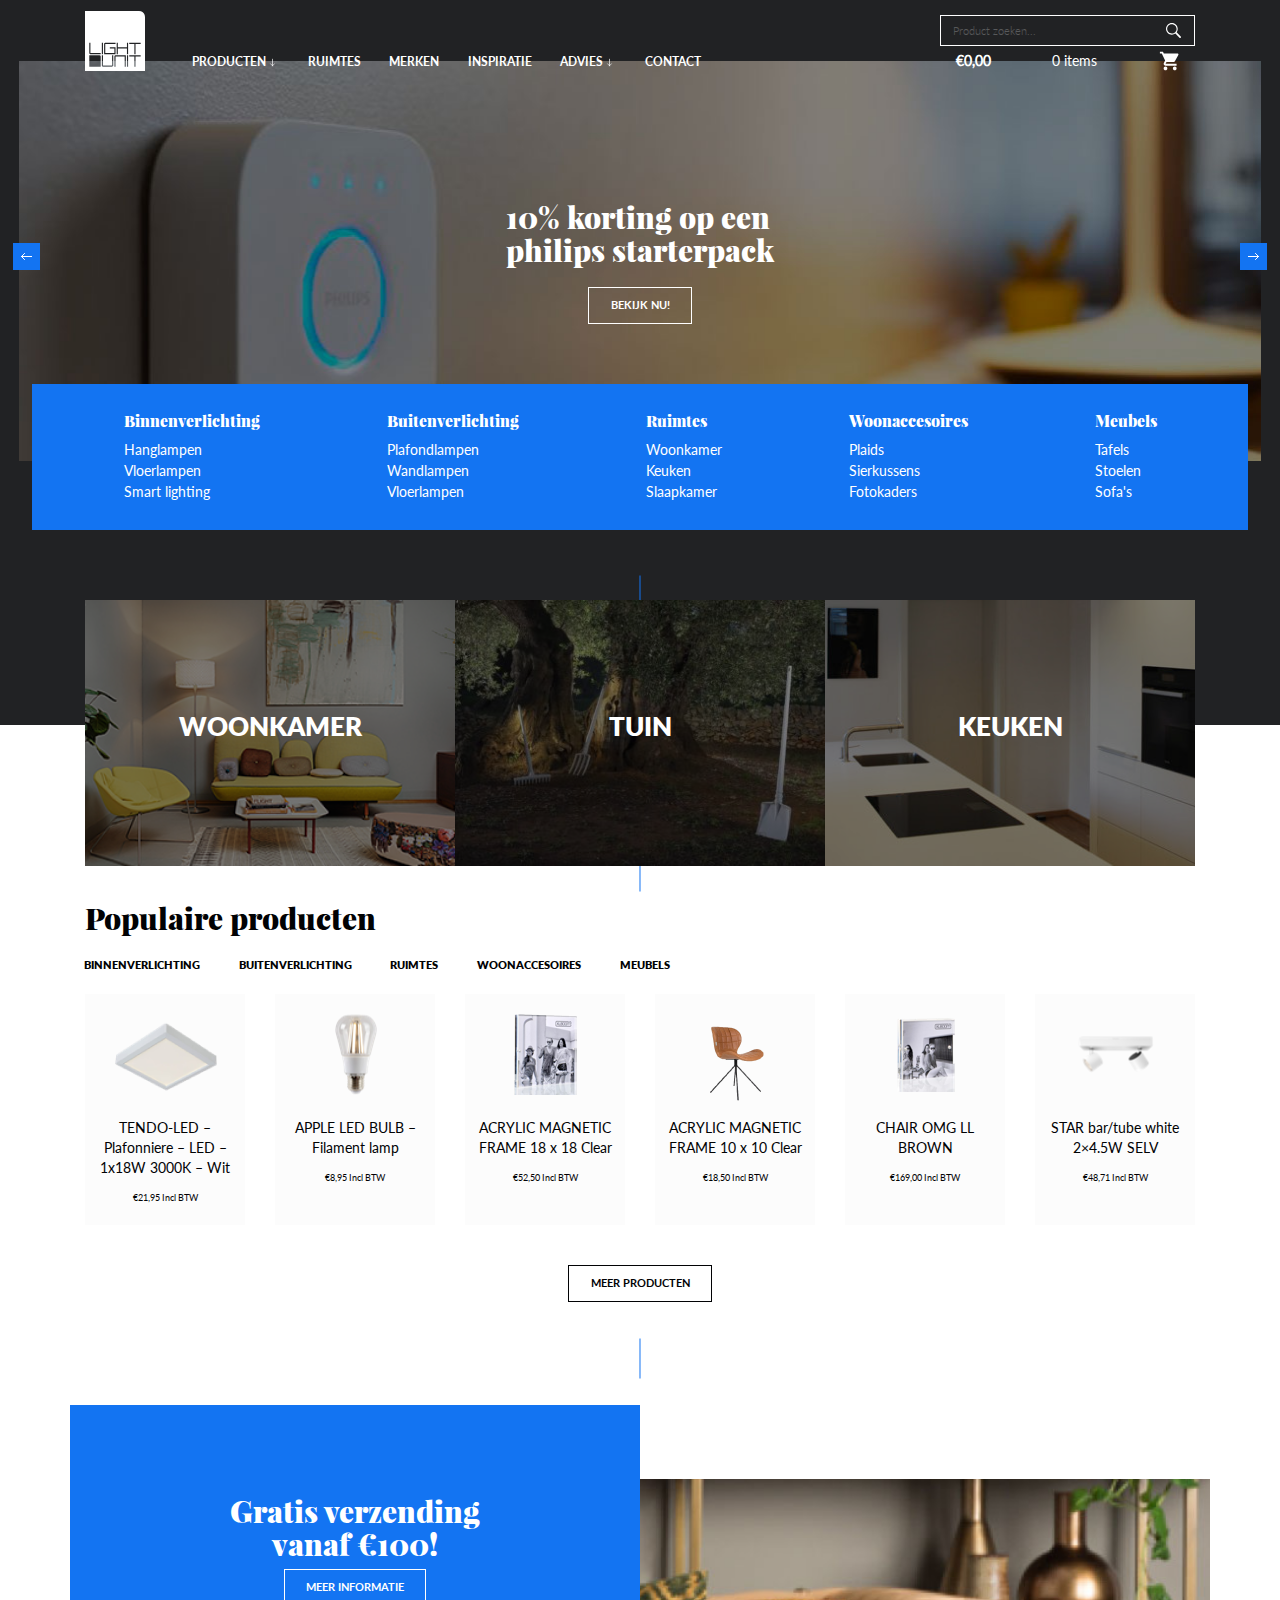
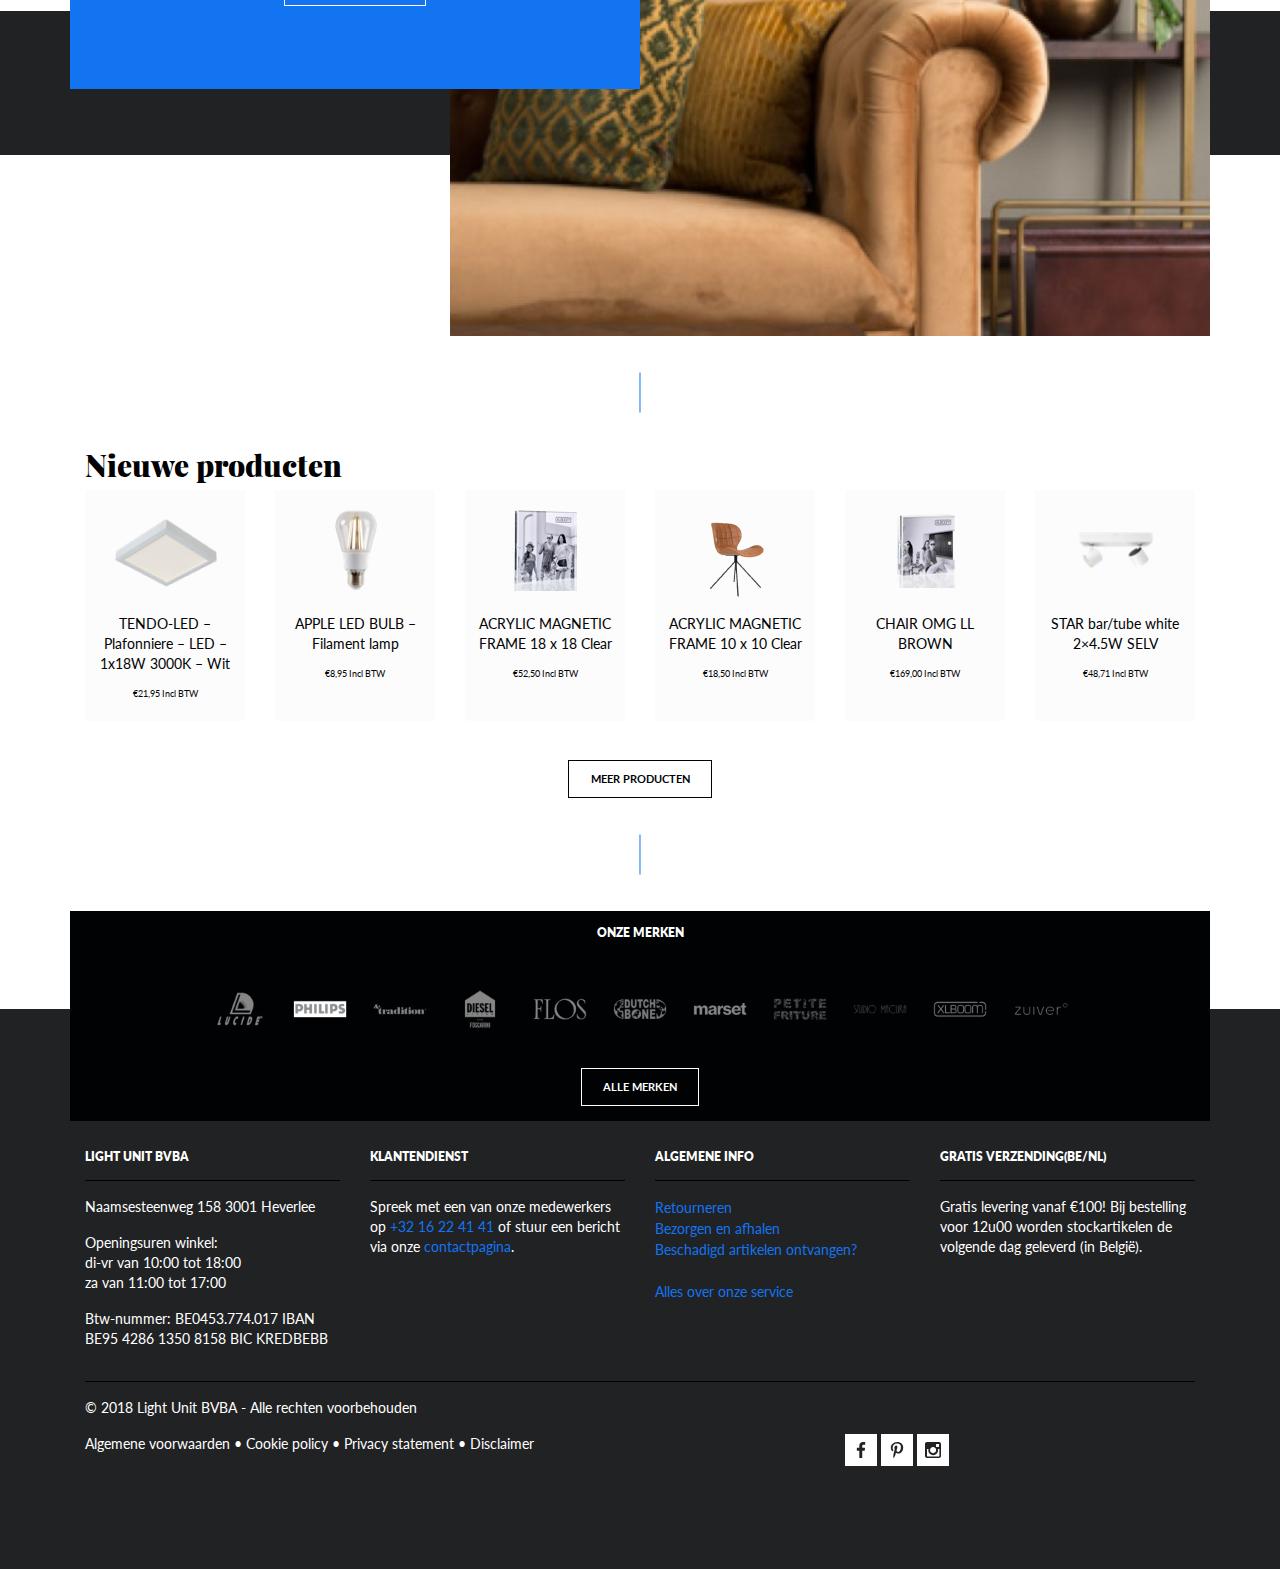
<file: index.html>
<!doctype html>
<html lang="en">
    <head>
    <meta charset="utf-8">
    <meta name="viewport" content="width=device-width, initial-scale=1, shrink-to-fit=no">
    <link rel="stylesheet" href="https://maxcdn.bootstrapcdn.com/bootstrap/4.0.0/css/bootstrap.min.css" integrity="sha384-Gn5384xqQ1aoWXA+058RXPxPg6fy4IWvTNh0E263XmFcJlSAwiGgFAW/dAiS6JXm" crossorigin="anonymous">
    <link rel="stylesheet" href="css/styles.css">
    <title>Lightunit e-shop</title>
    </head>
    <body>
        <div class="container-fluid">
            <div class="mw-100" id="l-nav-background"></div>
                <nav class="l-nav-home container">
                    <div class="row align-items-end justify-content-between">
                        <div class="col-1">
                            <a href="index.html" id="m-logo">logo</a>
                        </div>
                        <a class="m-menu offset-9 col-2 d-block d-md-none" href="#"><img src="images/menu.svg" alt="menu"></a>
                        <div class="col-lg-8 col-md-6 d-none d-md-block">
                            <a class="m-nav-items" href="product_overzicht.html">Producten<img class="m-arrow-down" src="images/arrow-white.svg" alt="arrow"></a>
                            <a class="m-nav-items" href="ruimtes.html">Ruimtes</a>
                            <a class="m-nav-items" href="merken.html">Merken</a>
                            <a class="m-nav-items" href="inspiratie.html">Inspiratie</a>
                            <a class="m-nav-items" href="lichtstudie.html">Advies<img class="m-arrow-down" src="images/arrow-white.svg" alt="arrow"></a>
                            <a class="m-nav-items" href="contact.html">Contact</a>
                        </div>
                        <div class="col-3 d-none d-md-block">
                            <form class="form-inline" action="">
                                <div class="input-group col-12">
                                    <input type="text" placeholder="Product zoeken..." name="search" class="search-bar form-control">
                                    <button class="search-button"><img class="search-icon input-group-text" src="images/search-icon.svg" alt="search-icon"></button>   
                                </div>
                            </form>
                            <div class="d-none d-md-block">
                                <div class="row justify-content-around align-items-end l-cart-dark">
                                    <a href="cart.html">€0,00</a>
                                    <a href="cart.html" class="m-small-nav">0 items</a>
                                    <a href="cart.html" id="m-shopping-cart"></a>  
                                </div>
                            </div>
                        </div>
                    </div>
                </nav> 
          
                <div id="l-hero" class="container-fluid">
                    <div class="row align-items-center justify-content-around">
                        <div class="row col-lg-12 l-hero-content">
                            <a class="m-arrow-blue1" href="#"><img src="images/arrow-blue.svg" alt="arrow"></a>
                            <h2 class="mx-auto">10% korting op een<br>philips starterpack</h2>     
                            <a class="m-arrow-blue2" href="#"><img src="images/arrow-blue-right.svg" alt="arrow"></a>
                            <div class="w-100"></div>
                            <a href="#" class="cta-white mx-auto">Bekijk nu!</a>
                        </div>  
                    </div>
                </div>
        
                <div id="l-categories" class="row justify-content-around">
                    <h6 class="d-block d-md-none">Categorieën<img class="m-arrow-down" src="images/arrow-white.svg" alt="arrow"></h6>
                    <div class="col2 cat d-none d-md-block">
                        <h4 class="row">Binnenverlichting</h4>
                        <a href="product_overzicht.html" class="row">Hanglampen</a>
                        <a href="product_overzicht.html" class="row">Vloerlampen</a>
                        <a href="product_overzicht.html" class="row">Smart lighting</a>
                    </div>
                    <div class="col2 cat d-none d-md-block">
                        <h4 class="row">Buitenverlichting</h4>
                        <a href="product_overzicht.html" class="row">Plafondlampen</a>
                        <a href="product_overzicht.html" class="row">Wandlampen</a>
                        <a href="product_overzicht.html" class="row">Vloerlampen</a>
                    </div>
                    <div class="col2 cat d-none d-md-block">
                        <h4 class="row">Ruimtes</h4>
                        <a href="product_overzicht.html" class="row">Woonkamer</a>
                        <a href="product_overzicht.html" class="row">Keuken</a>
                        <a href="product_overzicht.html" class="row">Slaapkamer</a>
                    </div> 
                    <div class="col2 cat d-none d-md-block">
                        <h4 class="row">Woonaccesoires</h4>
                        <a href="product_overzicht.html" class="row">Plaids</a>
                        <a href="product_overzicht.html" class="row">Sierkussens</a>
                        <a href="product_overzicht.html" class="row">Fotokaders</a>
                    </div>
                    <div class="col2 cat d-none d-md-block">
                        <h4 class="row">Meubels</h4>
                        <a href="product_overzicht.html" class="row">Tafels</a>
                        <a href="product_overzicht.html" class="row">Stoelen</a>
                        <a href="product_overzicht.html" class="row">Sofa's</a>
                    </div>
                </div>
          
                <div class="container l-highlighted">
                    <div class="row no-gutters justify-content-center">
                        <a class="m-overlay m-ruimtes-item m-highlight1 col-lg-4 col-md-6" href="product_overzicht.html">
                            <h5>Woonkamer</h5>
                        </a>
                        <a class="m-overlay m-ruimtes-item m-highlight2 col-lg-4 col-md-6" href="product_overzicht.html">
                            <h5>Tuin</h5>
                        </a>
                        <a class="m-overlay m-ruimtes-item m-highlight3 col-lg-4 col-md-6" href="product_overzicht.html">
                            <h5>Keuken</h5>
                        </a>
                    </div>    
                </div>
         
                <hr class="l-long-line"> 
          
                <div class="l-highlight-products-home container">
                    <h2>Populaire producten</h2>
                    <div class="row l-tabs justify-content-left">
                        <div class="m-tab-item d-none d-md-block">
                            <h6><a href="product_overzicht.html">Binnenverlichting</a></h6>  
                        </div>
                        <div class="m-tab-item d-none d-md-block">
                            <h6><a href="product_overzicht.html">Buitenverlichting</a></h6>
                        </div>
                        <div class="m-tab-item d-none d-md-block">
                           <h6><a href="product_overzicht.html">Ruimtes</a></h6>
                        </div>
                        <div class="m-tab-item d-none d-md-block">
                           <h6><a href="product_overzicht.html">Woonaccesoires</a></h6>
                        </div>
                        <div class="m-tab-item d-none d-md-block">
                            <h6><a href="product_overzicht.html">Meubels</a></h6>
                        </div>
                    </div>
                    <div class="l-products row">
                        <div class="col-lg col-md-4 col-sm-6 col-6 m-product-item">
                            <div class="m-bg-item">
                                <a href="product_detail.html">
                                    <img class="mx-auto" src="images/product1-resize.png" alt="product1">
                                    <p>TENDO-LED – Plafonniere – LED – 1x18W 3000K – Wit</p>
                                    <p class="m-small">€21,95 Incl BTW</p>
                                </a>
                            </div>
                        </div>
                        <div class="col-lg col-md-4 col-sm-6 col-6 m-product-item">
                            <div class="m-bg-item">
                                <a href="product_detail.html">
                                    <img class="mx-auto" src="images/product2-resize.png" alt="product2">
                                    <p>APPLE LED BULB – Filament lamp</p>
                                    <p class="m-small">€8,95 Incl BTW</p>
                                </a>
                            </div>
                        </div>
                        <div class="col-lg col-md-4 col-sm-6 col-6 m-product-item">
                            <div class="m-bg-item">
                                <a href="product_detail.html">
                                    <img class="mx-auto" src="images/product3-resize.png" alt="product3">
                                    <p>ACRYLIC MAGNETIC FRAME 18 x 18 Clear</p>
                                    <p class="m-small">€52,50 Incl BTW</p>
                                </a>
                            </div>
                        </div>
                        <div class="col-lg col-md-4 col-sm-6 col-6 m-product-item">
                            <div class="m-bg-item">
                                <a href="product_detail.html">
                                    <img class="mx-auto" src="images/product4-resize.png" alt="product4">
                                    <p>ACRYLIC MAGNETIC FRAME 10 x 10 Clear</p>
                                    <p class="m-small">€18,50 Incl BTW</p>
                                </a>
                            </div>
                        </div>
                        <div class="col-lg col-md-4 col-sm-6 col-6 m-product-item">
                            <div class="m-bg-item">
                                <a href="product_detail.html">
                                    <img class="mx-auto" src="images/product5-resize.png" alt="product5">
                                    <p>CHAIR OMG LL BROWN</p>
                                    <p class="m-small">€169,00 Incl BTW</p>
                                </a>
                            </div> 
                        </div>
                        <div class="col-lg col-md-4 col-sm-6 col-6 m-product-item">
                            <div class="m-bg-item">
                                <a href="product_detail.html">
                                    <img class="mx-auto" src="images/product6-resize.png" alt="product6">
                                    <p>STAR bar/tube white 2×4.5W SELV</p>
                                    <p class="m-small">€48,71 Incl BTW</p>
                                </a>
                            </div>
                        </div>
                    </div>
                    <div class="row align-items-center">
                        <a href="product_overzicht.html" class="cta-dark mx-auto">Meer producten</a>  
                    </div>
                </div>
          
                <hr class="l-short-line">

                <div class="l-background-highlight"></div> 
                <div class="l-highlight container">
                    <div class="row">
                        <div class="m-highlight-box col-lg-6 col-md-6 col-sm-12 col-12">
                            <h2>Gratis verzending <br>vanaf €100!</h2>
                            <div class="row align-items-center">    
                                <a href="#" class="cta-white2 mx-auto">Meer informatie</a>
                            </div>
                        </div>
                        <img class="col-lg-8 offset-lg-4 col-md-8 offset-md-4 col-sm-12 col-12" src="images/gezelligheid-resize.jpg" alt="verzending">
                    </div>
                </div>

                <hr class="l-short-line">
          
                <div class="l-highlight-products-home2 container">
                    <h2>Nieuwe producten</h2>
                    <div class="l-products row">
                        <div class="col-lg col-md-4 col-sm-6 col-6 m-product-item">
                            <div class="m-bg-item">
                                <a href="product_detail.html">
                                    <img class="mx-auto" src="images/product1-resize.png" alt="product1">
                                    <p>TENDO-LED – Plafonniere – LED – 1x18W 3000K – Wit</p>
                                    <p class="m-small">€21,95 Incl BTW</p>
                                </a>
                            </div>
                        </div>
                        <div class="col-lg col-md-4 col-sm-6 col-6 m-product-item">
                            <div class="m-bg-item">
                                <a href="product_detail.html">
                                    <img class="mx-auto" src="images/product2-resize.png" alt="product2">
                                    <p>APPLE LED BULB – Filament lamp</p>
                                    <p class="m-small">€8,95 Incl BTW</p>
                                </a>
                            </div>
                        </div>
                        <div class="col-lg col-md-4 col-sm-6 col-6 m-product-item">
                            <div class="m-bg-item">
                                <a href="product_detail.html">
                                    <img class="mx-auto" src="images/product3-resize.png" alt="product3">
                                    <p>ACRYLIC MAGNETIC FRAME 18 x 18 Clear</p>
                                    <p class="m-small">€52,50 Incl BTW</p>
                                </a>
                            </div>
                        </div>
                        <div class="col-lg col-md-4 col-sm-6 col-6 m-product-item">
                            <div class="m-bg-item">
                                <a href="product_detail.html">
                                    <img class="mx-auto" src="images/product4-resize.png" alt="product4">
                                    <p>ACRYLIC MAGNETIC FRAME 10 x 10 Clear</p>
                                    <p class="m-small">€18,50 Incl BTW</p>
                                </a>
                            </div>
                        </div>
                        <div class="col-lg col-md-4 col-sm-6 col-6 m-product-item">
                            <div class="m-bg-item">
                                <a href="product_detail.html">
                                    <img class="mx-auto" src="images/product5-resize.png" alt="product5">
                                    <p>CHAIR OMG LL BROWN</p>
                                    <p class="m-small">€169,00 Incl BTW</p>
                                </a>
                            </div> 
                        </div>
                        <div class="col-lg col-md-4 col-sm-6 col-6 m-product-item">
                            <div class="m-bg-item">
                                <a href="product_detail.html">
                                    <img class="mx-auto" src="images/product6-resize.png" alt="product6">
                                    <p>STAR bar/tube white 2×4.5W SELV</p>
                                    <p class="m-small">€48,71 Incl BTW</p>
                                </a>
                            </div>
                        </div>
                    </div>
                    <div class="row align-items-center">
                        <a href="product_overzicht.html" class="cta-dark mx-auto">Meer producten</a>  
                    </div>
                </div>
          
                <hr class="l-short-line">
          
                <div class="l-merken container">
                    <div class="col-sm-12 row h-100 mx-auto justify-content-around align-items-center">
                        <h6>Onze merken</h6>
                        <div class="col-sm-12 row justify-content-center">
                            <a href="merk_focus.html"><img src="images/merk1.png" alt="merk1"></a>
                            <a href="merk_focus.html"><img src="images/merk2.png" alt="merk2"></a>
                            <a href="merk_focus.html"><img src="images/merk3.png" alt="merk3"></a>
                            <a href="merk_focus.html"><img src="images/merk4.png" alt="merk4"></a>
                            <a href="merk_focus.html"><img src="images/merk5.png" alt="merk5"></a>
                            <a href="merk_focus.html"><img src="images/merk6.png" alt="merk6"></a>
                            <a href="merk_focus.html"><img src="images/merk7.png" alt="merk7"></a>
                            <a href="merk_focus.html"><img src="images/merk8.png" alt="merk8"></a>
                            <a href="merk_focus.html"><img src="images/merk9.png" alt="merk9"></a>
                            <a href="merk_focus.html"><img src="images/merk10.png" alt="merk10"></a>
                            <a href="merk_focus.html"><img src="images/merk11.png" alt="merk11"></a>
                        </div>
                        <div class="row align-items-center">
                            <a href="merken.html" class="cta-white mx-auto">Alle merken</a>  
                        </div>   
                    </div>
                </div>
          
            <div class="mw-100 l-background-footer-home"></div>
            <footer class="container l-footer-home">
                <div class="row">
                    <div class="col-lg-3 col-md-3 col-sm-6 col-12">
                        <h6>Light unit bvba</h6>
                        <hr class="l-short-footer-line">
                        <p>Naamsesteenweg 158 3001 Heverlee</p>
                        <p>Openingsuren winkel:<br>di-vr van 10:00 tot 18:00<br>za van 11:00 tot 17:00</p>
                        <p>Btw-nummer: BE0453.774.017 IBAN BE95 4286 1350 8158 BIC KREDBEBB</p>
                    </div>
                    <div class="col-lg-3 col-md-3 col-sm-6 col-12"> 
                        <h6>Klantendienst</h6>
                        <hr class="l-short-footer-line">
                        <p>Spreek met een van onze medewerkers op <a href="contact.html" class="cta-inline">+32 16 22 41 41</a> of stuur een bericht via onze <a href="contact.html" class="cta-inline">contactpagina</a>.</p>
                    </div>
                    <div class="col-lg-3 col-md-3 col-sm-6 col-12">
                        <h6>Algemene info</h6>
                        <hr class="l-short-footer-line">
                        <a class="cta-inline" href="retourneren.html">Retourneren</a><br>
                        <a class="cta-inline" href="retourneren.html">Bezorgen en afhalen</a><br>
                        <a class="cta-inline" href="retourneren.html">Beschadigd artikelen ontvangen?</a><br><br>
                        <a class="cta-inline" href="retourneren.html">Alles over onze service</a><br><br>
                    </div>
                    <div class="col-lg-3 col-md-3 col-sm-6 col-12">
                        <h6>Gratis verzending(BE/NL)</h6>
                        <hr class="l-short-footer-line">
                        <p>Gratis levering vanaf €100! Bij bestelling voor 12u00 worden stockartikelen de volgende dag geleverd (in België).</p>
                    </div>
                </div>
                <hr class="l-long-footer-line">
                <div>
                    <div class="row col-lg-12 col-md-12 col-sm-12 col-12">
                        <p>© 2018 Light Unit BVBA - Alle rechten voorbehouden </p>
                    </div>
                    <div class="row">
                        <p class="col-lg-8 col-md-8 col-sm-8 col-12">Algemene voorwaarden • Cookie policy • Privacy statement • Disclaimer</p>
                        <div class="col-lg-3 col-md-3 col-sm-3 col-12">
                            <a href="#"><img src="images/facebook-icon.svg" alt="facebook icon"></a>
                            <a href="#"><img src="images/pinterest-icon.svg" alt="pinterest icon"></a>
                            <a href="#"><img src="images/instagram-icon.svg" alt="instagram icon"></a>
                        </div>
                    </div>
                </div>
            </footer>
        </div>
    </body>
</html>
</file>
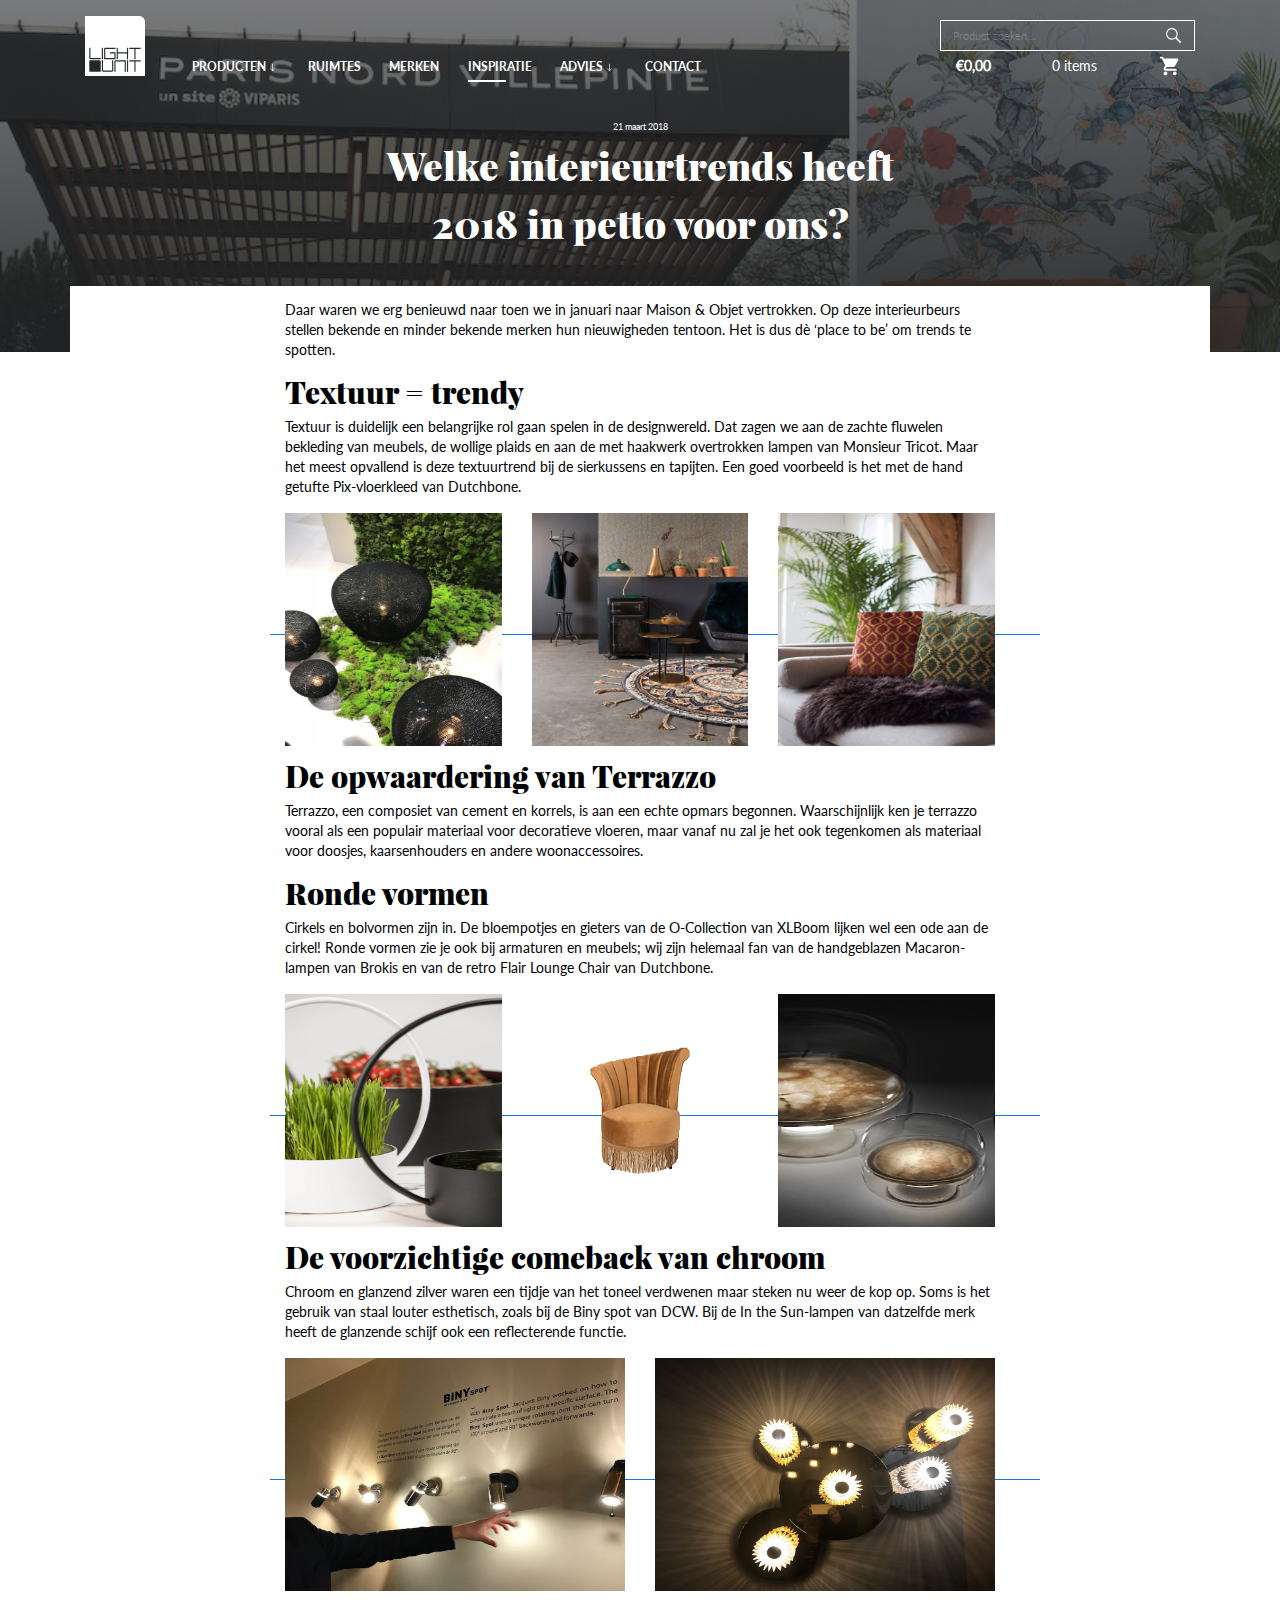
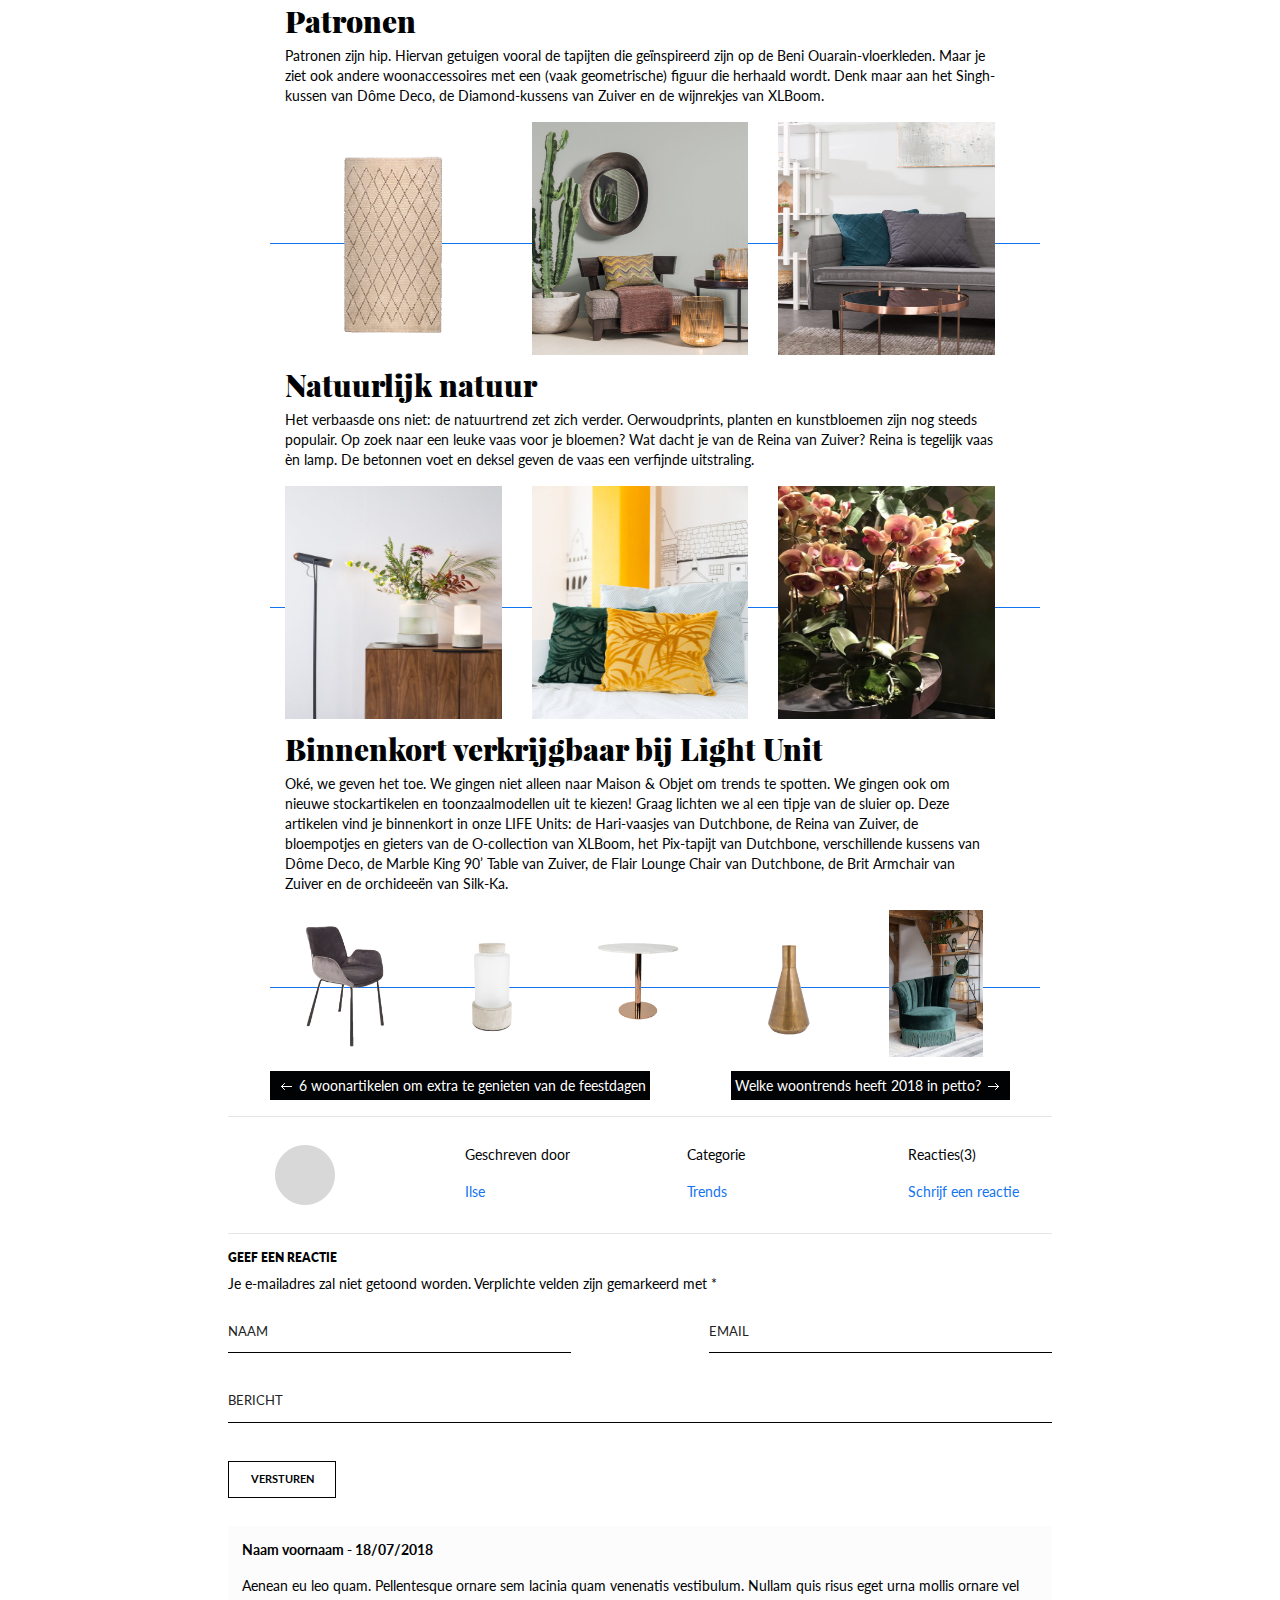
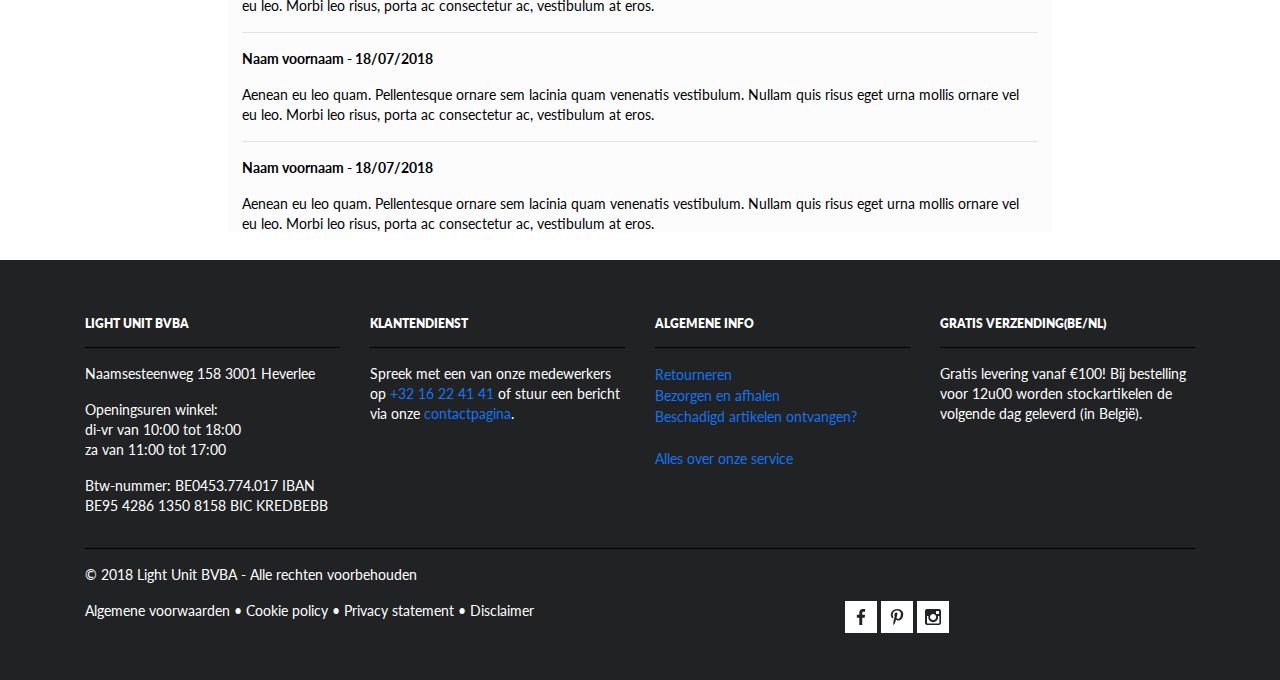
<file: blog-focus.html>
<!DOCTYPE html>
<html lang="en">
<head>
    <meta charset="utf-8">
    <meta name="viewport" content="width=device-width, initial-scale=1, shrink-to-fit=no">
    <link rel="stylesheet" href="https://maxcdn.bootstrapcdn.com/bootstrap/4.0.0/css/bootstrap.min.css" integrity="sha384-Gn5384xqQ1aoWXA+058RXPxPg6fy4IWvTNh0E263XmFcJlSAwiGgFAW/dAiS6JXm" crossorigin="anonymous">
    <link rel="stylesheet" href="css/styles.css">
    <title>Lightunit e-shop</title>
</head>
<body>
    <div class="container-fluid">
        <div class="l-bg-blog m-gradient row align-items-center">
            <p class="col-12 m-small">21 maart 2018</p>
            <h1 class="col-12">Welke interieurtrends heeft<br>2018 in petto voor ons?</h1>
            <hr class="l-short-line">  
        </div>
        <nav class="l-nav-bg container">
            <div class="row align-items-end justify-content-between">
                <div class="col-1">
                    <a href="index.html" id="m-logo">logo</a>
                </div>
                <a class="m-menu offset-9 col-2 d-block d-md-none" href="#"><img src="images/menu.svg" alt="menu"></a>
                <div class="col-lg-8 col-md-6 d-none d-md-block">
                    <a class="m-nav-items" href="product_overzicht.html">Producten<img class="m-arrow-down" src="images/arrow-white.svg" alt="arrow"></a>
                    <a class="m-nav-items" href="ruimtes.html">Ruimtes</a>
                    <a class="m-nav-items" href="merken.html">Merken</a>
                    <a class="m-nav-active" href="inspiratie.html">Inspiratie</a>
                    <a class="m-nav-items" href="lichtstudie.html">Advies<img class="m-arrow-down" src="images/arrow-white.svg" alt="arrow"></a>
                    <a class="m-nav-items" href="contact.html">Contact</a>
                </div>
                <div class="col-3 d-none d-md-block">
                    <form class="form-inline" action="">
                        <div class="input-group col-12">
                            <input type="text" placeholder="Product zoeken..." name="search" class="search-bar form-control">
                            <button class="search-button" type="submit"><img class="search-icon input-group-text" src="images/search-icon.svg" alt="search-icon"></button>   
                        </div>
                    </form>
                    <div class="d-none d-md-block">
                        <div class="row justify-content-around align-items-end l-cart-dark">
                            <a href="cart.html">€0,00</a>
                            <a href="cart.html" class="m-small-nav">0 items</a>
                            <a href="cart.html" id="m-shopping-cart"></a>  
                        </div>
                    </div>
                </div>
            </div>
        </nav>    
            
        <div class="container l-blog-b">
            <div class="mx-auto col-lg-8">
                <p>Daar waren we erg benieuwd naar toen we in januari naar Maison &#38; Objet vertrokken. Op deze interieurbeurs stellen bekende en minder bekende merken hun nieuwigheden tentoon. Het is dus dè ‘place to be’ om trends te spotten.</p>
                <h2>Textuur = trendy</h2>
                <p>Textuur is duidelijk een belangrijke rol gaan spelen in de designwereld. Dat zagen we aan de zachte fluwelen bekleding van meubels, de wollige plaids en aan de met haakwerk overtrokken lampen van Monsieur Tricot. 
    Maar het meest opvallend is deze textuurtrend bij de sierkussens en tapijten. Een goed voorbeeld is het met de hand getufte Pix-vloerkleed van Dutchbone.</p>
                <div class="l-blog-imgs row justify-content-around">
                    <img class="col-4" src="images/blogFocus1.jpg" alt="blogfocus">
                    <img class="col-4" src="images/blogFocus2.jpg" alt="blogfocus">
                    <img class="col-4" src="images/blogFocus3.jpg" alt="blogfocus">
                    <hr class="m-blog-line col-lg-12">
                </div>
                <h2>De opwaardering van Terrazzo</h2>
                <p>Terrazzo, een composiet van cement en korrels, is aan een echte opmars begonnen. Waarschijnlijk ken je terrazzo vooral als een populair materiaal voor decoratieve vloeren, maar vanaf nu zal je het ook tegenkomen als materiaal voor doosjes, kaarsenhouders en andere woonaccessoires.</p>
                <h2>Ronde vormen</h2>
                <p>Cirkels en bolvormen zijn in. De bloempotjes en gieters van de O-Collection van XLBoom lijken wel een ode aan de cirkel! Ronde vormen zie je ook bij armaturen en meubels; wij zijn helemaal fan van de handgeblazen Macaron-lampen van Brokis en van de retro Flair Lounge Chair van Dutchbone.</p>
                <div class="l-blog-imgs row justify-content-around">
                    <img class="col-4" src="images/blogFocus4.jpg" alt="blogfocus">
                    <img class="col-4" src="images/blogFocus5-cut.png" alt="blogfocus">
                    <img class="col-4" src="images/blogFocus6.jpg" alt="blogfocus">
                    <hr class="m-blog-line col-lg-12">
                </div>
                <h2>De voorzichtige comeback van chroom</h2>
                <p>Chroom en glanzend zilver waren een tijdje van het toneel verdwenen maar steken nu weer de kop op. Soms is het gebruik van staal louter esthetisch, zoals bij de Biny spot van DCW. Bij de In the Sun-lampen van datzelfde merk heeft de glanzende schijf ook een reflecterende functie.</p>
                <div class="l-blog-imgs row justify-content-around">
                    <img class="col-6" src="images/blogFocus7.jpg" alt="blogfocus">
                    <img class="col-6" src="images/blogFocus8.jpg" alt="blogfocus">
                    <hr class="m-blog-line col-lg-12">
                </div>
                <h2>Patronen</h2>
                <p>Patronen zijn hip. Hiervan getuigen vooral de tapijten die geïnspireerd zijn op de Beni Ouarain-vloerkleden. Maar je ziet ook andere woonaccessoires met een (vaak geometrische) figuur die herhaald wordt. Denk maar aan het Singh-kussen van Dôme Deco, de Diamond-kussens van Zuiver en de wijnrekjes van XLBoom.</p>
                <div class="l-blog-imgs row justify-content-around">
                    <img class="col-4" src="images/blogFocus9-cut.png" alt="blogfocus">
                    <img class="col-4" src="images/blogFocus10.jpg" alt="blogfocus">
                    <img class="col-4" src="images/blogFocus11.jpg" alt="blogfocus">
                    <hr class="m-blog-line col-lg-12">
                </div>
                <h2>Natuurlijk natuur</h2>
                <p>Het verbaasde ons niet: de natuurtrend zet zich verder. Oerwoudprints, planten en kunstbloemen zijn nog steeds populair. Op zoek naar een leuke vaas voor je bloemen? Wat dacht je van de Reina van Zuiver? Reina is tegelijk vaas èn lamp. De betonnen voet en deksel geven de vaas een verfijnde uitstraling.</p>
                <div class="l-blog-imgs row justify-content-around">
                    <img class="col-4" src="images/blogFocus12.jpg" alt="blogfocus">
                    <img class="col-4" src="images/blogFocus13.jpg" alt="blogfocus">
                    <img class="col-4" src="images/blogFocus14.jpg" alt="blogfocus">
                    <hr class="m-blog-line col-lg-12">
                </div>
                <h2>Binnenkort verkrijgbaar bij Light Unit</h2>
                <p>Oké, we geven het toe. We gingen niet alleen naar Maison &#38; Objet om trends te spotten. We gingen ook om nieuwe stockartikelen en toonzaalmodellen uit te kiezen! Graag lichten we al een tipje van de sluier op. Deze artikelen vind je binnenkort in onze LIFE Units: de Hari-vaasjes van Dutchbone, de Reina van Zuiver, de bloempotjes en gieters van de O-collection van XLBoom, het Pix-tapijt van Dutchbone, verschillende kussens van Dôme Deco, de Marble King 90’ Table van Zuiver, de Flair Lounge Chair van Dutchbone, de Brit Armchair van Zuiver en de orchideeën van Silk-Ka.</p>
                <div class="l-blog-imgs-small row justify-content-around">
                    <img class="col-2" src="images/blogFocus15-cut.png" alt="blogfocus">
                    <img class="col-2" src="images/blogFocus16-cut.png" alt="blogfocus">
                    <img class="col-2" src="images/blogFocus17-cut.png" alt="blogfocus">
                    <img class="col-2" src="images/blogFocus18-cut.png" alt="blogfocus">
                    <img class="col-2" src="images/blogFocus19.jpg" alt="blogfocus">
                    <hr class="m-blog-line col-lg-12">
                </div>
                <div class="row justify-content-between">
                    <a class="cta-blog" href="#"><img class="cta-arrow" src="images/arrow-white-left.svg" alt="arrow">6 woonartikelen om extra te genieten van de feestdagen</a>
                    <a class="cta-blog" href="#">Welke woontrends heeft 2018 in petto?<img class="cta-arrow" src="images/arrow-white-right.svg" alt="arrow"></a>
                </div>
            </div> 
        </div>
        
        <div class="container offset-lg-2 col-lg-8">
            <hr>  
        </div>
        
        
        <div class="container l-writer">
            <div class="row">
                <div class="offset-lg-2 col-lg-1 col-md-1 col-sm-1 col-1">
                    <img src="images/writer.png" alt="writer"> 
                </div>
                <div class="mx-auto col-lg-7 col-md-9 col-sm-9 col-9">
                    <div class="row">
                        <p class="col">Geschreven door</p>
                        <p class="col">Categorie</p>
                        <p class="col">Reacties(3)</p> 
                    </div>
                    <div class="row m-blue">
                        <a class="col" href="#">Ilse</a>  
                        <a class="col" href="#">Trends</a>  
                        <a class="col" href="#">Schrijf een reactie</a>    
                    </div>
                </div>  
            </div>
        </div>
        
        <div class="container offset-lg-2 col-lg-8">
            <hr>  
        </div>
        
        <div class="l-reviews-blog container offset-lg-2 col-lg-8">
            <div class="row">
                <div class="l-review-blog col-lg-12">
                    <h6>Geef een reactie</h6>
                    <p>Je e-mailadres zal niet getoond worden. Verplichte velden zijn gemarkeerd met *</p>
                    <form action="">
                        <div class="input-group">
                            <input class="col-lg-5" type="text" placeholder="naam">
                            <div class="col-lg-2"></div>
                            <input class="col-lg-5" type="email" placeholder="email">
                        </div>
                        <input class="col-lg-12" type="textarea" placeholder="bericht">
                        <button class="cta-dark" type="submit">Versturen</button>
                    </form> 
                </div>
            </div>
            <div class="row mx-auto">
                <div class="l-review-a-blog">
                    <div>
                        <p class="m-h-inline">Naam voornaam - 18/07/2018</p>
                        <p>Aenean eu leo quam. Pellentesque ornare sem lacinia quam venenatis vestibulum. Nullam quis risus eget urna mollis ornare vel eu leo. Morbi leo                             risus, porta ac consectetur ac, vestibulum at eros.</p>
                        <hr> 
                    </div>
                    <div>
                        <p class="m-h-inline">Naam voornaam - 18/07/2018</p>
                        <p>Aenean eu leo quam. Pellentesque ornare sem lacinia quam venenatis vestibulum. Nullam quis risus eget urna mollis ornare vel eu leo. Morbi leo                             risus, porta ac consectetur ac, vestibulum at eros.</p>
                        <hr> 
                    </div>
                    <div>
                        <p class="m-h-inline">Naam voornaam - 18/07/2018</p>
                        <p>Aenean eu leo quam. Pellentesque ornare sem lacinia quam venenatis vestibulum. Nullam quis risus eget urna mollis ornare vel eu leo. Morbi leo                             risus, porta ac consectetur ac, vestibulum at eros.</p>
                        <hr> 
                    </div>
                    <div>
                        <p class="m-h-inline">Naam voornaam - 18/07/2018</p>
                        <p>Aenean eu leo quam. Pellentesque ornare sem lacinia quam venenatis vestibulum. Nullam quis risus eget urna mollis ornare vel eu leo. Morbi leo                             risus, porta ac consectetur ac, vestibulum at eros.</p>
                        <hr> 
                    </div>
                    <div>
                        <p class="m-h-inline">Naam voornaam - 18/07/2018</p>
                        <p>Aenean eu leo quam. Pellentesque ornare sem lacinia quam venenatis vestibulum. Nullam quis risus eget urna mollis ornare vel eu leo. Morbi leo                             risus, porta ac consectetur ac, vestibulum at eros.</p>
                        <hr> 
                    </div>
                </div>
            </div> 
        </div>
        
        <div class="mw-100 l-background-footer-product"></div>
        <footer class="container l-footer-product">
            <div class="row">
                <div class="col-lg-3 col-md-3 col-sm-6 col-12">
                    <h6>Light unit bvba</h6>
                    <hr class="l-short-footer-line">
                    <p>Naamsesteenweg 158 3001 Heverlee</p>
                    <p>Openingsuren winkel:<br>di-vr van 10:00 tot 18:00<br>za van 11:00 tot 17:00</p>
                    <p>Btw-nummer: BE0453.774.017 IBAN BE95 4286 1350 8158 BIC KREDBEBB</p>
                </div>
                <div class="col-lg-3 col-md-3 col-sm-6 col-12"> 
                    <h6>Klantendienst</h6>
                    <hr class="l-short-footer-line">
                    <p>Spreek met een van onze medewerkers op <a href="contact.html" class="cta-inline">+32 16 22 41 41</a> of stuur een bericht via onze <a href="contact.html" class="cta-inline">contactpagina</a>.</p>
                </div>
                <div class="col-lg-3 col-md-3 col-sm-6 col-12">
                    <h6>Algemene info</h6>
                    <hr class="l-short-footer-line">
                    <a class="cta-inline" href="retourneren.html">Retourneren</a><br>
                    <a class="cta-inline" href="retourneren.html">Bezorgen en afhalen</a><br>
                    <a class="cta-inline" href="retourneren.html">Beschadigd artikelen ontvangen?</a><br><br>
                    <a class="cta-inline" href="retourneren.html">Alles over onze service</a><br><br>
                </div>
                <div class="col-lg-3 col-md-3 col-sm-6 col-12">
                    <h6>Gratis verzending(BE/NL)</h6>
                    <hr class="l-short-footer-line">
                    <p>Gratis levering vanaf €100! Bij bestelling voor 12u00 worden stockartikelen de volgende dag geleverd (in België).</p>
                </div>
            </div>
            <hr class="l-long-footer-line">
            <div>
                <div class="row col-lg-12 col-md-12 col-sm-12 col-12">
                    <p>© 2018 Light Unit BVBA - Alle rechten voorbehouden </p>
                </div>
                <div class="row">
                    <p class="col-lg-8 col-md-8 col-sm-8 col-12">Algemene voorwaarden • Cookie policy • Privacy statement • Disclaimer</p>
                    <div class="col-lg-3 col-md-3 col-sm-3 col-12">
                        <a href="#"><img src="images/facebook-icon.svg" alt="facebook icon"></a>
                        <a href="#"><img src="images/pinterest-icon.svg" alt="pinterest icon"></a>
                        <a href="#"><img src="images/instagram-icon.svg" alt="instagram icon"></a>
                    </div>
                </div>
            </div>
        </footer>
    </div>  
</body>
</html>
</file>
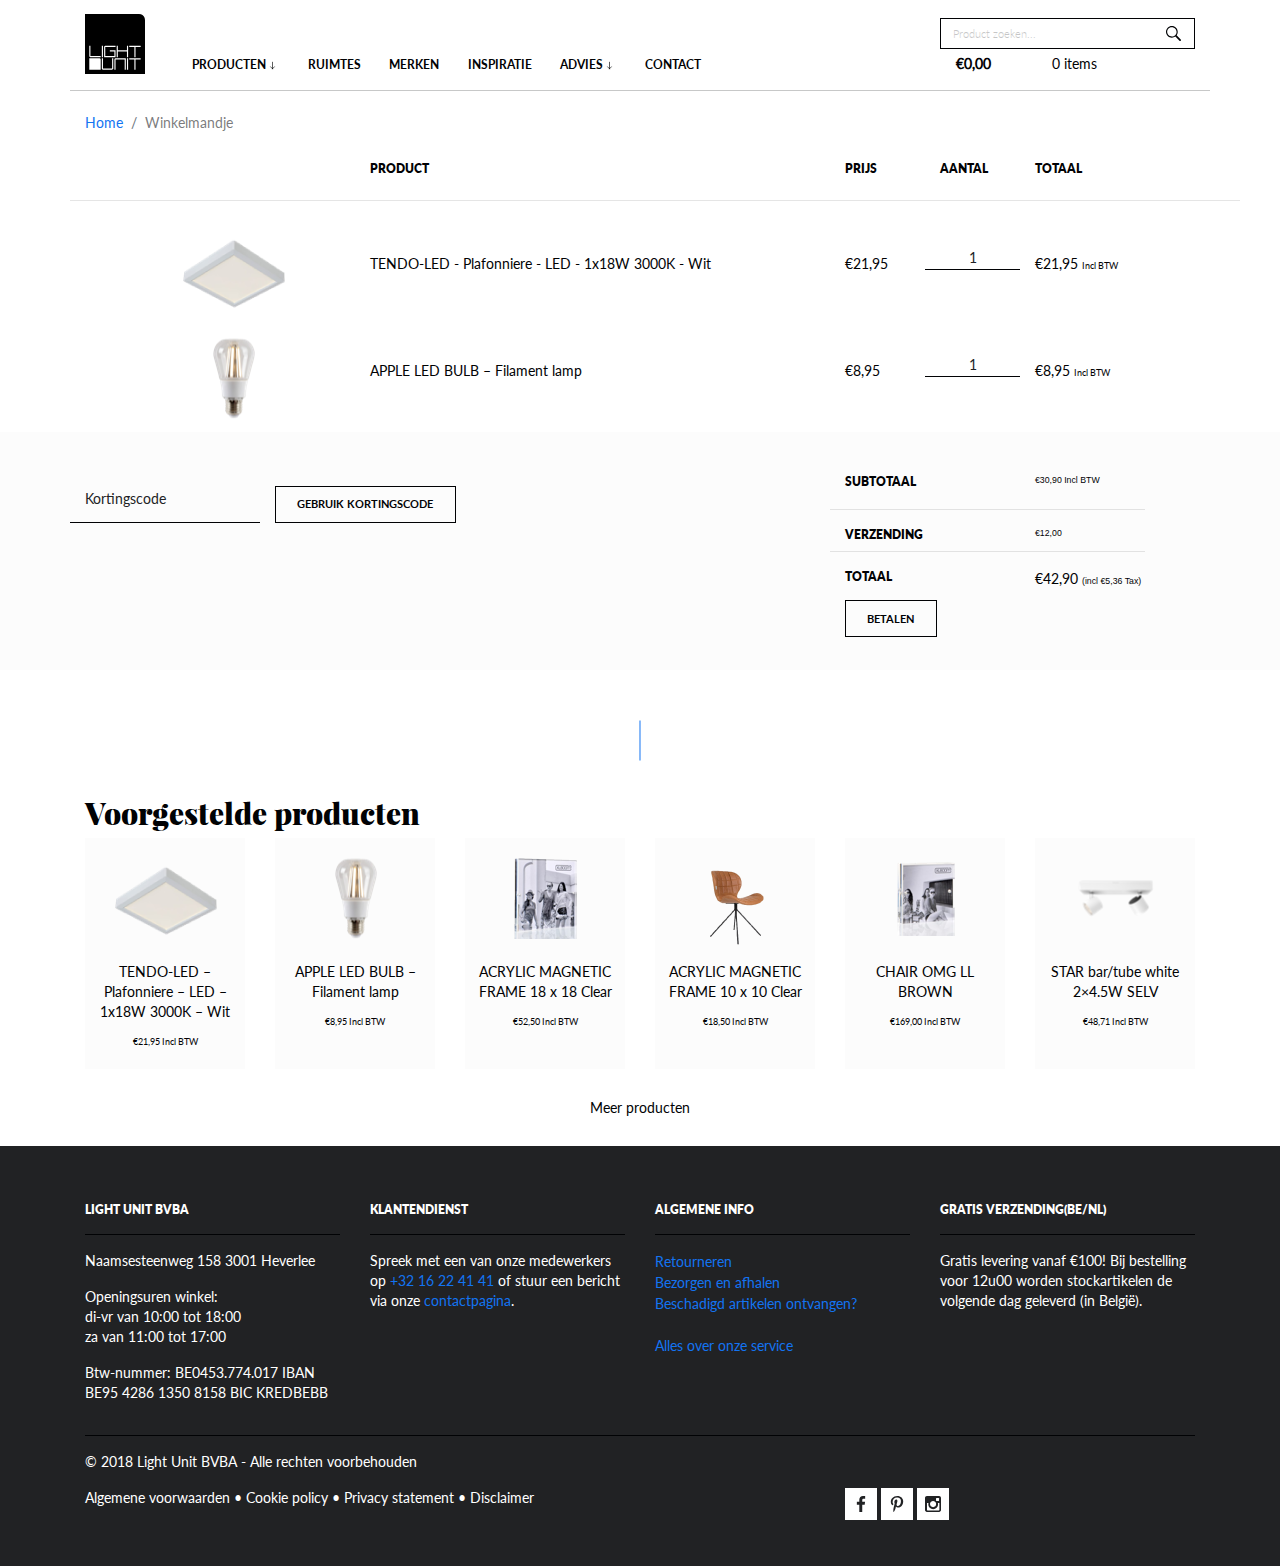
<file: cart.html>
<!DOCTYPE html>
<html lang="en">
<head>
    <meta charset="utf-8">
    <meta name="viewport" content="width=device-width, initial-scale=1, shrink-to-fit=no">
    <link rel="stylesheet" href="https://maxcdn.bootstrapcdn.com/bootstrap/4.0.0/css/bootstrap.min.css" integrity="sha384-Gn5384xqQ1aoWXA+058RXPxPg6fy4IWvTNh0E263XmFcJlSAwiGgFAW/dAiS6JXm" crossorigin="anonymous">
    <link rel="stylesheet" href="css/styles.css">
    <title>Lightunit e-shop</title>
</head>
<body>
    <div class="container-fluid">
        <nav class="l-nav-dark container">
            <div class="row align-items-end justify-content-between">
                <div class="col-1">
                    <a href="index.html" id="m-logo">logo</a>
                </div>
                <a class="m-menu offset-9 col-2 d-block d-md-none" href="#"><img src="images/menu-dark.svg" alt="menu"></a>
                <div class="col-lg-8 col-md-6 d-none d-md-block">
                    <a class="m-nav-items" href="product_overzicht.html">Producten<img class="m-arrow-down" src="images/arrow-dark.svg" alt="arrow"></a>
                    <a class="m-nav-items" href="ruimtes.html">Ruimtes</a>
                    <a class="m-nav-items" href="merken.html">Merken</a>
                    <a class="m-nav-items" href="inspiratie.html">Inspiratie</a>
                    <a class="m-nav-items" href="lichtadvies.html">Advies<img class="m-arrow-down" src="images/arrow-dark.svg" alt="arrow"></a>
                    <a class="m-nav-items" href="contact.html">Contact</a>
                </div>
                <div class="col-3 d-none d-md-block">
                    <form class="form-inline" action="">
                        <div class="input-group col-12">
                            <input type="text" placeholder="Product zoeken..." name="search" class="search-bar form-control">
                            <button class="search-button" type="submit"><img class="search-icon input-group-text" src="images/search-icon-dark.svg" alt="search-icon"></button>   
                        </div>
                    </form>
                    <div class="d-none d-md-block">
                        <div class="row justify-content-around align-items-end l-cart-dark">
                            <a href="cart.html">€0,00</a>
                            <a href="cart.html" class="m-small-nav">0 items</a>
                            <a href="cart.html" id="m-shopping-cart-dark"></a>  
                        </div>
                    </div>
                </div>
                <hr class="nav-line">
            </div>
        </nav>
            
            <div class="container" aria-label="breadcrumb">
                <ol class="breadcrumb row mx-auto">
                    <li class="breadcrumb-item d-none d-lg-block"><a href="index.html">Home</a></li>
                    <li class="breadcrumb-item active" aria-current="page">Winkelmandje</li>
                </ol>
            </div>
            
            <div class="container">
                <div class="row">
                    <h6 class="offset-md-3 col-md-5 d-none d-md-block">Product</h6>
                    <h6 class="col-md-1 d-none d-md-block">Prijs</h6>
                    <h6 class="col-md-1 d-none d-md-block">Aantal</h6>
                    <h6 class="col-md-1 d-none d-md-block">Totaal</h6>
                    <hr class="col-12">
                </div>
                <div class="row align-items-center">
                    <div class="col-lg-1 col-md-1 col-sm-1 col-1">
                        <a href="#"><img src="images/close-icon.svg" alt="close-icon"></a>
                    </div>
                    <div class="col-lg-1 col-md-1 col-sm-3 col-3">
                        <img src="images/product1-resize.png" alt="product1"> 
                    </div>
                    <p class="col-lg-5 col-md-5 col-sm-7 offset-1 col-6">TENDO-LED - Plafonniere - LED - 1x18W 3000K - Wit</p>
                    <p class="col-lg-1 col-md-1 col-sm-2 col-2 d-none d-md-block">€21,95</p>
                    <input class="col-lg-1 offset-md-0 col-md-1 offset-sm-5 col-sm-2 offset-5 col-2 m-input-cart" type="text" placeholder="1">
                    <p class="col-lg-2 col-md-2 col-sm-4 col-4">€21,95 <span class="m-small">Incl BTW</span></p>
                </div>
                <div class="row align-items-center">
                    <div class="col-lg-1 col-md-1 col-sm-1 col-1">
                        <a href="#"><img src="images/close-icon.svg" alt="close-icon"></a>
                    </div>
                    <div class="col-lg-1 col-md-1 col-sm-3 col-3">
                        <img src="images/product2-resize.png" alt="product1"> 
                    </div>
                    <p class="col-lg-5 col-md-5 col-sm-7 offset-1 col-6">APPLE LED BULB – Filament lamp</p>
                    <p class="col-lg-1 col-md-1 col-sm-2 d-none d-md-block">€8,95</p>
                    <input class="col-lg-1 offset-md-0 col-md-1 offset-sm-5 col-sm-2 offset-5 col-2 m-input-cart" type="text" placeholder="1">
                    <p class="col-lg-2 col-md-2 col-sm-4 col-4">€8,95 <span class="m-small">Incl BTW</span></p>
                </div>
            </div>
            
            <div class="l-cart-bg"></div>
            <div class="container l-cart-info">
                <div class="row">
                    <input class="col-md-2 col-sm-6 col-6 m-input-cart-korting" type="text" placeholder="Kortingscode">
                    <div class="col-md-6 col-sm-6 col-6">
                        <button class="cta-dark">Gebruik kortingscode</button>
                    </div>
                    <h6 class="col-md-2 col-sm-6 col-6 m-top">subtotaal</h6>
                    <p class="m-small-cart col-md-2 col-sm-6 col-6 m-top-2">€30,90 Incl BTW</p>
                    <hr class="offset-md-8 col-md-3 col-sm-12 col-12 l-line-cart">
                    <h6 class="offset-md-8 col-md-2 col-sm-6 col-6">verzending</h6>
                    <p class="m-small-cart col-md-2 col-sm-6 col-6">€12,00</p>
                    <hr class="offset-md-8 col-md-3 col-sm-12 col-12 l-line-cart2">
                    <h6 class="offset-md-8 col-md-2 col-sm-6 col-6">totaal</h6>
                    <p class="col-md-2 col-sm-6 col-6">€42,90 <span class="m-small-cart">(incl €5,36 Tax)</span></p>
                    <div class="offset-md-8 col-md-3 col-sm-6 col-6">
                        <a href="checkout.html" class="cta-dark">Betalen</a>
                    </div>
                </div>
            </div>
            
            <hr class="l-short-line">
          
            <div class="l-highlight-products-home2 container">
            <h2>Voorgestelde producten</h2>
            <div class="l-products row">
                <div class="col-lg col-md-4 col-sm-6 col-6 m-product-item">
                    <div class="m-bg-item">
                        <a href="product_detail.html">
                            <img class="mx-auto" src="images/product1-resize.png" alt="product1">
                            <p>TENDO-LED – Plafonniere – LED – 1x18W 3000K – Wit</p>
                            <p class="m-small">€21,95 Incl BTW</p>
                        </a>
                    </div>
                </div>
                <div class="col-lg col-md-4 col-sm-6 col-6 m-product-item">
                    <div class="m-bg-item">
                        <a href="product_detail.html">
                            <img class="mx-auto" src="images/product2-resize.png" alt="product2">
                            <p>APPLE LED BULB – Filament lamp</p>
                            <p class="m-small">€8,95 Incl BTW</p>
                        </a>
                    </div>
                </div>
                <div class="col-lg col-md-4 col-sm-6 col-6 m-product-item">
                    <div class="m-bg-item">
                        <a href="product_detail.html">
                            <img class="mx-auto" src="images/product3-resize.png" alt="product3">
                            <p>ACRYLIC MAGNETIC FRAME 18 x 18 Clear</p>
                            <p class="m-small">€52,50 Incl BTW</p>
                        </a>
                    </div>
                </div>
                <div class="col-lg col-md-4 col-sm-6 col-6 m-product-item">
                    <div class="m-bg-item">
                        <a href="product_detail.html">
                            <img class="mx-auto" src="images/product4-resize.png" alt="product4">
                            <p>ACRYLIC MAGNETIC FRAME 10 x 10 Clear</p>
                            <p class="m-small">€18,50 Incl BTW</p>
                        </a>
                    </div>
                </div>
                <div class="col-lg col-md-4 col-sm-6 col-6 m-product-item">
                    <div class="m-bg-item">
                        <a href="product_detail.html">
                            <img class="mx-auto" src="images/product5-resize.png" alt="product5">
                            <p>CHAIR OMG LL BROWN</p>
                            <p class="m-small">€169,00 Incl BTW</p>
                        </a>
                    </div> 
                </div>
                <div class="col-lg col-md-4 col-sm-6 col-6 m-product-item">
                    <div class="m-bg-item">
                        <a href="product_detail.html">
                            <img class="mx-auto" src="images/product6-resize.png" alt="product6">
                            <p>STAR bar/tube white 2×4.5W SELV</p>
                            <p class="m-small">€48,71 Incl BTW</p>
                        </a>
                    </div>
                </div>
            </div>
            <div class="row align-items-center">
                <a href="product_overzicht.html" class="cta-products mx-auto">Meer producten</a>  
            </div>
        </div>
            
            <div class="mw-100 l-background-footer-product"></div>
        <footer class="container l-footer-product">
            <div class="row">
                <div class="col-lg-3 col-md-3 col-sm-6 col-12">
                    <h6>Light unit bvba</h6>
                    <hr class="l-short-footer-line">
                    <p>Naamsesteenweg 158 3001 Heverlee</p>
                    <p>Openingsuren winkel:<br>di-vr van 10:00 tot 18:00<br>za van 11:00 tot 17:00</p>
                    <p>Btw-nummer: BE0453.774.017 IBAN BE95 4286 1350 8158 BIC KREDBEBB</p>
                </div>
                <div class="col-lg-3 col-md-3 col-sm-6 col-12"> 
                    <h6>Klantendienst</h6>
                    <hr class="l-short-footer-line">
                    <p>Spreek met een van onze medewerkers op <a href="contact.html" class="cta-inline">+32 16 22 41 41</a> of stuur een bericht via onze <a href="contact.html" class="cta-inline">contactpagina</a>.</p>
                </div>
                <div class="col-lg-3 col-md-3 col-sm-6 col-12">
                    <h6>Algemene info</h6>
                    <hr class="l-short-footer-line">
                    <a class="cta-inline" href="retourneren.html">Retourneren</a><br>
                    <a class="cta-inline" href="retourneren.html">Bezorgen en afhalen</a><br>
                    <a class="cta-inline" href="retourneren.html">Beschadigd artikelen ontvangen?</a><br><br>
                    <a class="cta-inline" href="retourneren.html">Alles over onze service</a><br><br>
                </div>
                <div class="col-lg-3 col-md-3 col-sm-6 col-12">
                    <h6>Gratis verzending(BE/NL)</h6>
                    <hr class="l-short-footer-line">
                    <p>Gratis levering vanaf €100! Bij bestelling voor 12u00 worden stockartikelen de volgende dag geleverd (in België).</p>
                </div>
            </div>
            <hr class="l-long-footer-line">
            <div>
                <div class="row col-lg-12 col-md-12 col-sm-12 col-12">
                    <p>© 2018 Light Unit BVBA - Alle rechten voorbehouden </p>
                </div>
                <div class="row">
                    <p class="col-lg-8 col-md-8 col-sm-8 col-12">Algemene voorwaarden • Cookie policy • Privacy statement • Disclaimer</p>
                    <div class="col-lg-3 col-md-3 col-sm-3 col-12">
                        <a href="#"><img src="images/facebook-icon.svg" alt="facebook icon"></a>
                        <a href="#"><img src="images/pinterest-icon.svg" alt="pinterest icon"></a>
                        <a href="#"><img src="images/instagram-icon.svg" alt="instagram icon"></a>
                    </div>
                </div>
            </div>
        </footer>
    </div> 
</body>
</html>
</file>
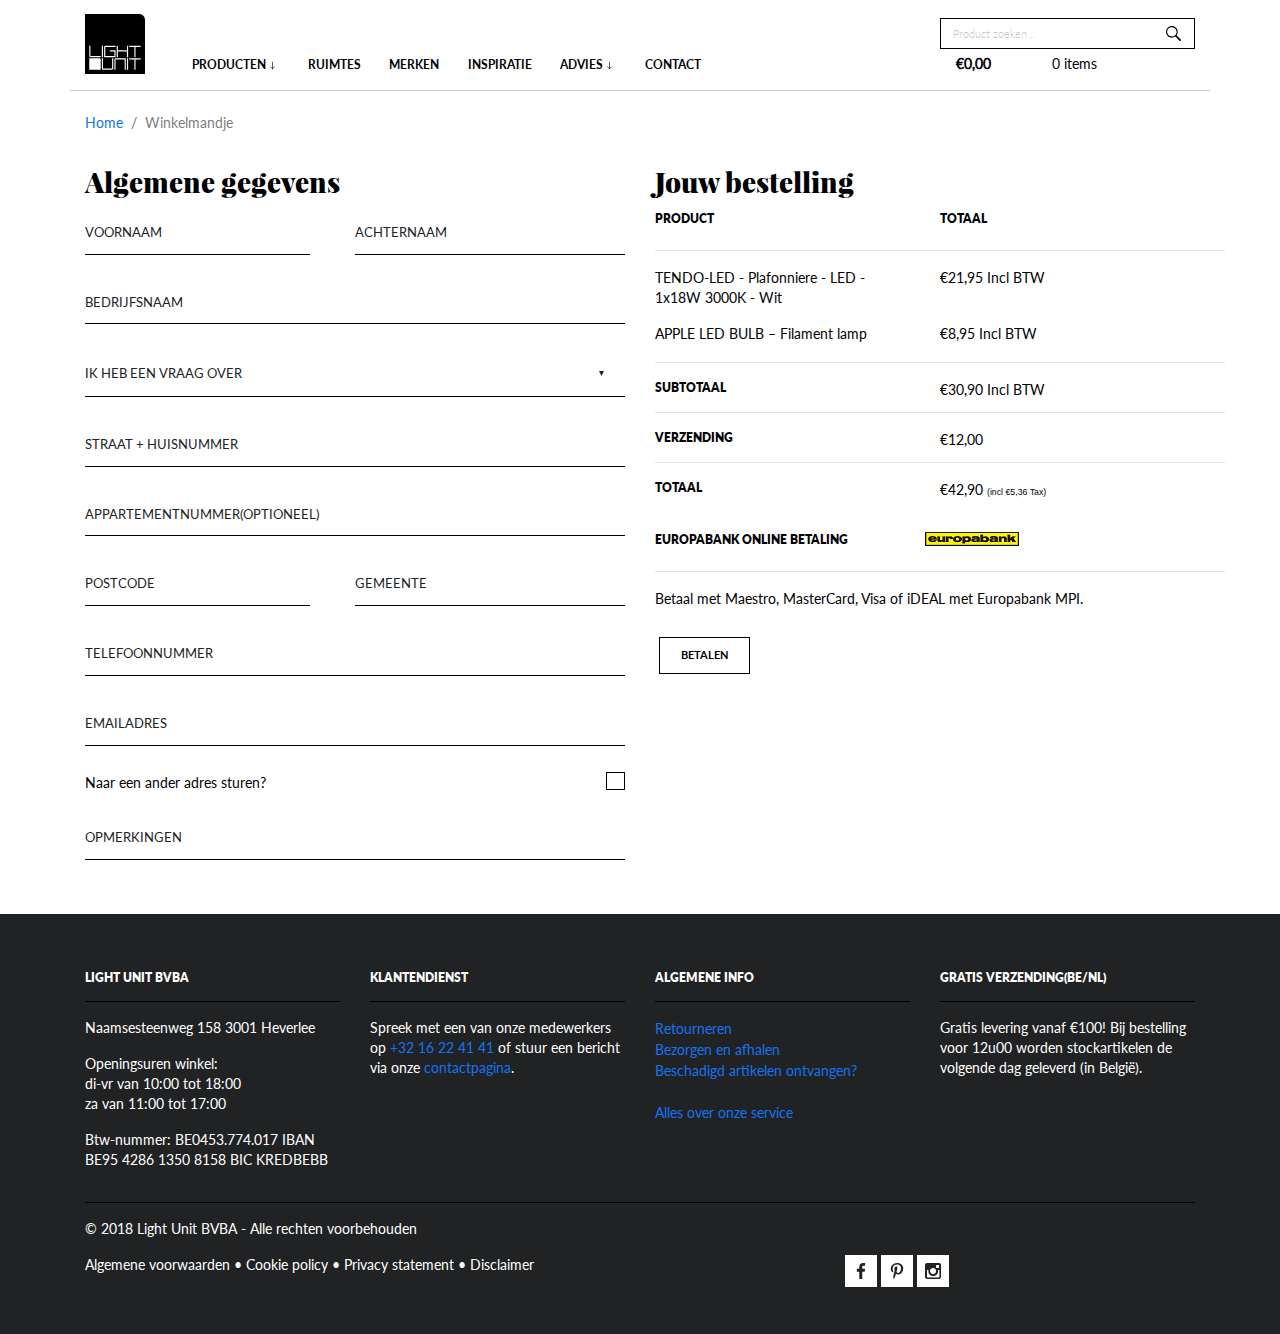
<file: checkout.html>
<!DOCTYPE html>
<html lang="en">
<head>
    <meta charset="utf-8">
    <meta name="viewport" content="width=device-width, initial-scale=1, shrink-to-fit=no">
    <link rel="stylesheet" href="https://maxcdn.bootstrapcdn.com/bootstrap/4.0.0/css/bootstrap.min.css" integrity="sha384-Gn5384xqQ1aoWXA+058RXPxPg6fy4IWvTNh0E263XmFcJlSAwiGgFAW/dAiS6JXm" crossorigin="anonymous">
    <link rel="stylesheet" href="css/styles.css">
    <title>Lightunit e-shop</title>
</head>
<body>
    <div class="container-fluid">
        <nav class="l-nav-dark container">
            <div class="row align-items-end justify-content-between">
                <div class="col-1">
                    <a href="index.html" id="m-logo">logo</a>
                </div>
                <a class="m-menu offset-9 col-2 d-block d-md-none" href="#"><img src="images/menu-dark.svg" alt="menu"></a>
                <div class="col-lg-8 col-md-6 d-none d-md-block">
                    <a class="m-nav-items" href="product_overzicht.html">Producten<img class="m-arrow-down" src="images/arrow-dark.svg" alt="arrow"></a>
                    <a class="m-nav-items" href="ruimtes.html">Ruimtes</a>
                    <a class="m-nav-items" href="merken.html">Merken</a>
                    <a class="m-nav-items" href="inspiratie.html">Inspiratie</a>
                    <a class="m-nav-items" href="lichtadvies.html">Advies<img class="m-arrow-down" src="images/arrow-dark.svg" alt="arrow"></a>
                    <a class="m-nav-items" href="contact.html">Contact</a>
                </div>
                <div class="col-3 d-none d-md-block">
                    <form class="form-inline" action="">
                        <div class="input-group col-12">
                            <input type="text" placeholder="Product zoeken..." name="search" class="search-bar form-control">
                            <button class="search-button" type="submit"><img class="search-icon input-group-text" src="images/search-icon-dark.svg" alt="search-icon"></button>   
                        </div>
                    </form>
                    <div class="d-none d-md-block">
                        <div class="row justify-content-around align-items-end l-cart-dark">
                            <a href="cart.html">€0,00</a>
                            <a href="cart.html" class="m-small-nav">0 items</a>
                            <a href="cart.html" id="m-shopping-cart-dark"></a>  
                        </div>
                    </div>
                </div>
                <hr class="nav-line">
            </div>
        </nav>
            
            <div class="container" aria-label="breadcrumb">
                <div class="row mx-auto">
                    <ol class="breadcrumb">
                        <li class="breadcrumb-item d-none d-lg-block"><a href="index.html">Home</a></li>
                        <li class="breadcrumb-item active" aria-current="page">Winkelmandje</li>
                    </ol>
                </div>
            </div>
            
            <div class="container l-checkout">
                <div class="row">
                    <div class="col-lg-6 col-md-6">
                        <h3 class="col-12 no-padding">Algemene gegevens</h3>
                        <div class="row m-0">
                            <input class=" col-lg-5 col-md-5 col-sm-12 col-12" type="text" placeholder="Voornaam">
                            <div class="col-lg-1 col-md-2 d-none d-md-block"></div>
                            <input class="col-lg-6 col-md-5 col-sm-12 col-12" type="text" placeholder="Achternaam">
                        </div>
                        <input class="col-12" type="text" placeholder="Bedrijfsnaam">
                        <select class="col-12">
                            <option value="" disabled selected>Ik heb een vraag over</option>
                            <option value="">Mijn offerte</option>
                            <option value="">Mijn bestelling</option>
                            <option value="">Mijn factuur</option>
                            <option value="">Een defect toestel</option>
                            <option value="">Lichtadvies of lichtstudie</option>
                            <option value="">Interieuradvies</option>
                            <option value="">Algemene info</option>
                        </select>
                        <input class="col-12" type="text" placeholder="Straat + huisnummer">
                        <input class="col-12" type="text" placeholder="Appartementnummer(optioneel)">
                        <div class="row m-0">
                            <input class=" col-lg-5 col-md-5 col-sm-12 col-12" type="text" placeholder="Postcode">
                            <div class="col-lg-1 col-md-2 d-none d-md-block"></div>
                            <input class="col-lg-6 col-md-5 col-sm-12 col-12" type="text" placeholder="Gemeente"> 
                        </div>
                        <input class="col-12" type="text" placeholder="Telefoonnummer">
                        <input class="col-12" type="email" placeholder="Emailadres">
                        <div class="row m-0">
                            <label class="col-11 no-padding" for="">Naar een ander adres sturen?</label>
                            <input type="checkbox">
                        </div>
                        <input class="col-12" type="textarea" placeholder="Opmerkingen">
                    </div>
                    <div class="col-lg-6 col-md-6">
                        <h3 class="col-12 no-padding">Jouw bestelling</h3>
                        <div class="row">
                            <h6 class="col-6">Product</h6>
                            <h6 class="col-6">Totaal</h6>
                        </div>
                        <hr class="col-12">
                        <div class="row">
                            <p class="col-6">TENDO-LED - Plafonniere - LED - 1x18W 3000K - Wit</p>
                            <p class="col-6">€21,95 Incl BTW</p>    
                        </div>
                        <div class="row m-bottom-0">
                            <p class="col-lg-6 col-md-6 col-sm-6 col-6">APPLE LED BULB – Filament lamp</p>
                            <p class="col-lg-6 col-md-6 col-sm-6 col-6">€8,95 Incl BTW</p>    
                        </div>
                        <hr class="col-12">
                        <div class="row">
                            <h6 class="col-6">subtotaal</h6>
                            <p class="col-6">€30,90 Incl BTW</p>
                        </div>
                        <hr class="col-12 l-line-cart2">
                        <div class="row">
                            <h6 class="col-6">verzending</h6>
                            <p class="col-6">€12,00</p>    
                        </div>
                        <hr class="col-12 l-line-cart2">
                        <div class="row m-bottom">
                            <h6 class="col-6">totaal</h6>
                            <p class="col-6">€42,90 <span class="m-small-cart">(incl €5,36 Tax)</span></p>
                        </div>
                        <div class="row">
                            <h6 class="col-6">Europabank online betaling</h6>
                            <img class="m-europabank" src="images/europabank.png" alt="">
                        </div>
                        <hr class="col-12">
                        <p>Betaal met Maestro, MasterCard, Visa of iDEAL met Europabank MPI.</p>
                        <div class="col-6">
                            <button class="cta-dark">Betalen</button>
                        </div>
                    </div>
                </div>
            </div>
            
        <div class="mw-100 l-background-footer-product"></div>
        <footer class="container l-footer-product">
            <div class="row">
                <div class="col-lg-3 col-md-3 col-sm-6 col-12">
                    <h6>Light unit bvba</h6>
                    <hr class="l-short-footer-line">
                    <p>Naamsesteenweg 158 3001 Heverlee</p>
                    <p>Openingsuren winkel:<br>di-vr van 10:00 tot 18:00<br>za van 11:00 tot 17:00</p>
                    <p>Btw-nummer: BE0453.774.017 IBAN BE95 4286 1350 8158 BIC KREDBEBB</p>
                </div>
                <div class="col-lg-3 col-md-3 col-sm-6 col-12"> 
                    <h6>Klantendienst</h6>
                    <hr class="l-short-footer-line">
                    <p>Spreek met een van onze medewerkers op <a href="contact.html" class="cta-inline">+32 16 22 41 41</a> of stuur een bericht via onze <a href="contact.html" class="cta-inline">contactpagina</a>.</p>
                </div>
                <div class="col-lg-3 col-md-3 col-sm-6 col-12">
                    <h6>Algemene info</h6>
                    <hr class="l-short-footer-line">
                    <a class="cta-inline" href="retourneren.html">Retourneren</a><br>
                    <a class="cta-inline" href="retourneren.html">Bezorgen en afhalen</a><br>
                    <a class="cta-inline" href="retourneren.html">Beschadigd artikelen ontvangen?</a><br><br>
                    <a class="cta-inline" href="retourneren.html">Alles over onze service</a><br><br>
                </div>
                <div class="col-lg-3 col-md-3 col-sm-6 col-12">
                    <h6>Gratis verzending(BE/NL)</h6>
                    <hr class="l-short-footer-line">
                    <p>Gratis levering vanaf €100! Bij bestelling voor 12u00 worden stockartikelen de volgende dag geleverd (in België).</p>
                </div>
            </div>
            <hr class="l-long-footer-line">
            <div>
                <div class="row col-lg-12 col-md-12 col-sm-12 col-12">
                    <p>© 2018 Light Unit BVBA - Alle rechten voorbehouden </p>
                </div>
                <div class="row">
                    <p class="col-lg-8 col-md-8 col-sm-8 col-12">Algemene voorwaarden • Cookie policy • Privacy statement • Disclaimer</p>
                    <div class="col-lg-3 col-md-3 col-sm-3 col-12">
                        <a href="#"><img src="images/facebook-icon.svg" alt="facebook icon"></a>
                        <a href="#"><img src="images/pinterest-icon.svg" alt="pinterest icon"></a>
                        <a href="#"><img src="images/instagram-icon.svg" alt="instagram icon"></a>
                    </div>
                </div>
            </div>
        </footer>
    </div> 
</body>
</html>
</file>
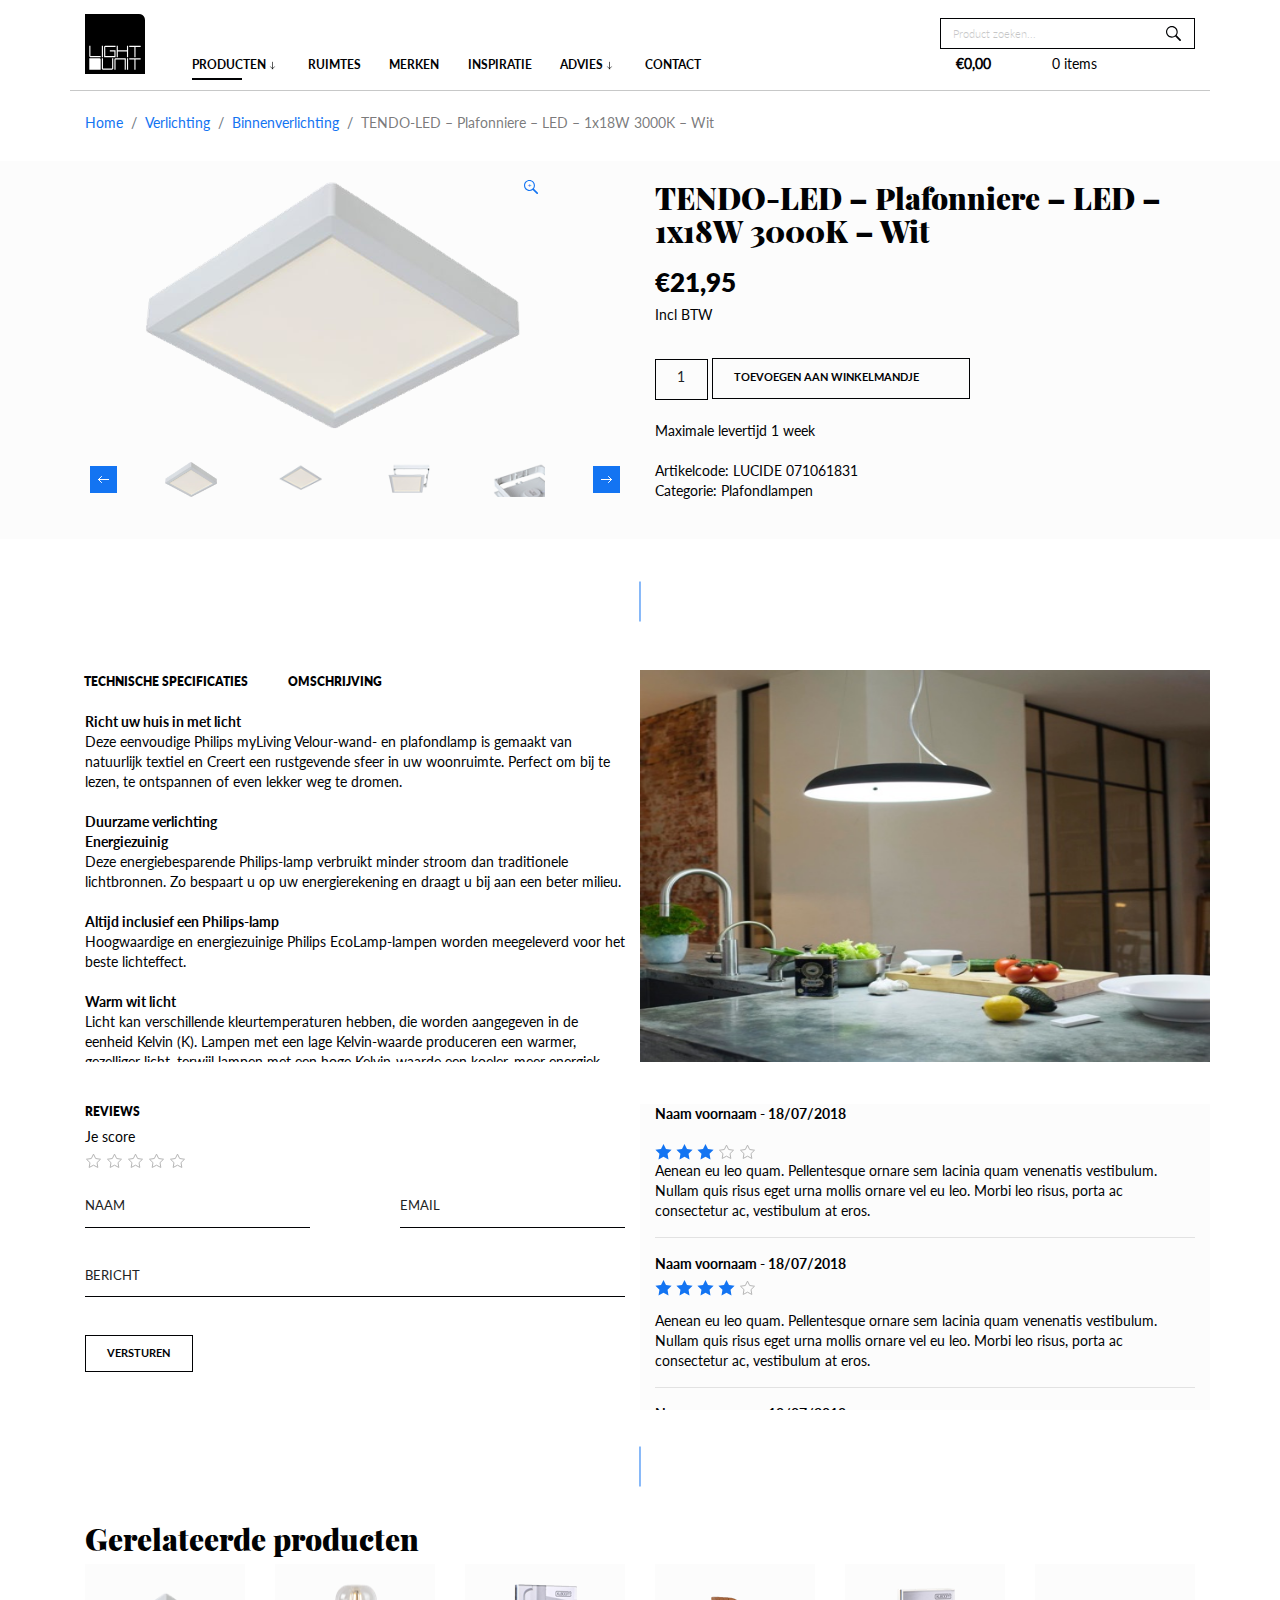
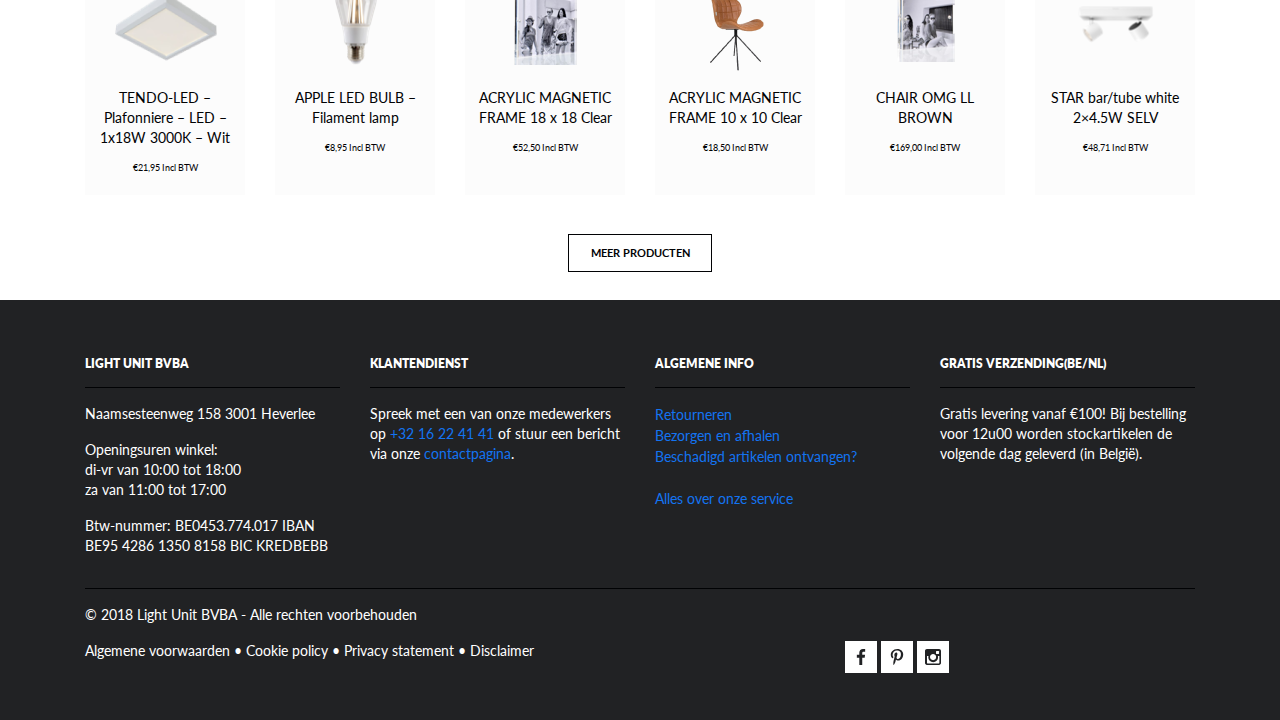
<file: product_detail.html>
<!DOCTYPE html>
<html lang="en">
<head>
    <meta charset="utf-8">
    <meta name="viewport" content="width=device-width, initial-scale=1, shrink-to-fit=no">
    <link rel="stylesheet" href="https://maxcdn.bootstrapcdn.com/bootstrap/4.0.0/css/bootstrap.min.css" integrity="sha384-Gn5384xqQ1aoWXA+058RXPxPg6fy4IWvTNh0E263XmFcJlSAwiGgFAW/dAiS6JXm" crossorigin="anonymous">
    <link rel="stylesheet" href="css/styles.css">
    <title>Lightunit e-shop</title>
</head>
<body>
    <div class="container-fluid">
        <nav class="l-nav-dark container">
            <div class="row align-items-end justify-content-between">
                <div class="col-1">
                    <a href="index.html" id="m-logo">logo</a>
                </div>
                <a class="m-menu offset-9 col-2 d-block d-md-none" href="#"><img src="images/menu-dark.svg" alt="menu"></a>
                <div class="col-lg-8 col-md-6 d-none d-md-block">
                    <a class="m-nav-active" href="product_overzicht.html">Producten<img class="m-arrow-down" src="images/arrow-dark.svg" alt="arrow"></a>
                    <a class="m-nav-items" href="ruimtes.html">Ruimtes</a>
                    <a class="m-nav-items" href="merken.html">Merken</a>
                    <a class="m-nav-items" href="inspiratie.html">Inspiratie</a>
                    <a class="m-nav-items" href="lichtadvies.html">Advies<img class="m-arrow-down" src="images/arrow-dark.svg" alt="arrow"></a>
                    <a class="m-nav-items" href="contact.html">Contact</a>
                </div>
                <div class="col-3 d-none d-md-block">
                    <form class="form-inline" action="">
                        <div class="input-group col-12">
                            <input type="text" placeholder="Product zoeken..." name="search" class="search-bar form-control">
                            <button class="search-button" type="submit"><img class="search-icon input-group-text" src="images/search-icon-dark.svg" alt="search-icon"></button>   
                        </div>
                    </form>
                    <div class="d-none d-md-block">
                        <div class="row justify-content-around align-items-end l-cart-dark">
                            <a href="cart.html">€0,00</a>
                            <a href="cart.html" class="m-small-nav">0 items</a>
                            <a href="cart.html" id="m-shopping-cart-dark"></a>  
                        </div>
                    </div>
                </div>
                <hr class="nav-line">
            </div>
        </nav>
            
        <div class="container" aria-label="breadcrumb">
            <ol class="breadcrumb row mx-auto">
                <li class="breadcrumb-item d-none d-lg-block"><a href="index.html">Home</a></li>
                <li class="breadcrumb-item d-none d-lg-block"><a href="product_overzicht.html">Verlichting</a></li>
                <li class="breadcrumb-item d-none d-lg-block"><a href="product_overzicht.html">Binnenverlichting</a></li>
                <li class="breadcrumb-item active" aria-current="page">TENDO-LED – Plafonniere – LED – 1x18W 3000K – Wit</li>
            </ol>
        </div>
            
            
            <div class="l-bg-product mw-100"></div>
            <div class="container l-product-focus">
                <div class="row">
                    <div class="col-lg-6 col-md-6 col-12">
                        <div class="m-img-zoom offset-xl-1 col-xl-11 col-lg-12 offset-md-0 col-md-12 offset-sm-2 col-sm-8 offset-1 col-11">
                            <img class="m-focus-img" src="images/product1.png" alt="product1">
                            <img class="m-zoom" src="images/zoom.svg" alt="zoom">
                        </div>
                        <hr class="m-product-hr mx-auto">
                        <div class="row justify-content-around align-items-center">
                            <a href="#"><img src="images/arrow-blue.svg" alt="arrow"></a>
                            <a href="#" class="m-small-img"><img src="images/product1.png" alt="tendo1"></a>
                            <a href="#" class="m-small-img"><img src="images/tendo1.png" alt="tendo2"></a>
                            <a href="#" class="m-small-img d-none d-lg-block"><img src="images/tendo2.png" alt="tendo3"></a>
                            <a href="#" class="m-small-img d-none d-lg-block"><img src="images/tendo3.png" alt="tendo4"></a>
                            <a href="#"><img src="images/arrow-blue-right.svg" alt="arrow"></a>
                        </div>
                    </div>
                    <div class="col-lg-6 col-md-6 col-12 m-focus-info">
                        <h2>TENDO-LED – Plafonniere – LED – 1x18W 3000K – Wit</h2>
                        <div class="l-info-price">
                            <h5>€21,95</h5>
                            <p>Incl BTW</p>
                        </div>
                        <div class="m-form-cart">
                            <form action="">
                                <input class="m-input-shop" type="text" placeholder="1">
                                <button type="submit" class="cta-shop">Toevoegen aan winkelmandje<img src="images/shopping-cart-dark.svg" alt="shopping-cart"></button>
                            </form>
                        </div>
                        <div class="l-info-detail">
                            <p>Maximale levertijd 1 week<br><br>Artikelcode: LUCIDE 071061831<br>Categorie: <a href="product_overzicht.html">Plafondlampen</a></p>
                        </div>
                    </div>
                </div>   
            </div>
            
            <hr class="l-short-line">
            
            <div class="l-info container">
                <div class="row">
                    <h6 class="m-tab-item"><a href="#">Technische specificaties</a></h6>
                    <h6 class="m-tab-item"><a href="#">Omschrijving</a></h6>
                </div>
                <div class="row justify-content-between">
                    <div class="l-scrollbox col-lg-6 col-md-6 col-sm-12">
                        <p>
                        <span class="m-h-inline">Richt uw huis in met licht</span><br>
                        Deze eenvoudige Philips myLiving Velour-wand- en plafondlamp is gemaakt van natuurlijk textiel en Creert een rustgevende sfeer in uw woonruimte.                               Perfect om bij te lezen, te ontspannen of even lekker weg te dromen.<br><br>
                        <span class="m-h-inline">Duurzame verlichting</span><br>
                        <span class="m-h-inline">Energiezuinig</span><br>
                        Deze energiebesparende Philips-lamp verbruikt minder stroom dan traditionele lichtbronnen. Zo bespaart u op uw energierekening en draagt u bij aan een                         beter milieu.<br><br>
                        <span class="m-h-inline">Altijd inclusief een Philips-lamp</span><br>
                        Hoogwaardige en energiezuinige Philips EcoLamp-lampen worden meegeleverd voor het beste lichteffect.<br><br>
                        <span class="m-h-inline">Warm wit licht</span><br>
                        Licht kan verschillende kleurtemperaturen hebben, die worden aangegeven in de eenheid Kelvin (K). Lampen met een lage Kelvin-waarde produceren een                             warmer, gezelliger licht, terwijl lampen met een hoge Kelvin-waarde een koeler, meer energiek licht produceren. Deze lamp van Philips geeft warm wit                           licht voor een gezellige sfeer.<br><br>
                        <span class="m-h-inline">Speciale kenmerken</span><br>
                        <span class="m-h-inline">Wand- en plafondmontage</span><br>
                        Monteer deze lamp als een wandlamp of plafondlamp, precies zoals u wilt.<br>
                        </p>
                    </div>
                    <img class="col-lg-6 col-md-6" src="images/verlichting.jpg" alt="verlichting image">
                </div>
            </div>
            
            <div class="l-reviews container">
                <div class="row justify-content-between">
                    <div class="col-lg-6 col-md-6 col-sm-12">
                        <h6>Reviews</h6>
                        <form action="">
                            <p>Je score</p>
                            <div class="m-stars">
                                <img src="images/star.svg" alt="star">
                                <img src="images/star.svg" alt="star">
                                <img src="images/star.svg" alt="star">
                                <img src="images/star.svg" alt="star">
                                <img src="images/star.svg" alt="star">
                            </div>
                            <div class="input-group">
                                <input class="col-5" type="text" placeholder="naam">
                                <div class="col-2"></div>
                                <input class="col-5" type="email" placeholder="email"> 
                            </div>
                            <input class="col-12" type="textarea" placeholder="bericht">
                            <button class="cta-dark" type="submit">Versturen</button>
                        </form>
                    </div>
                    <div class="l-review-article col-lg-6 col-md-6 col-sm-12">
                        <div>
                            <p class="m-h-inline">Naam voornaam - 18/07/2018</p>
                            <div class="stars">
                                <img src="images/star-blue.svg" alt="star">
                                <img src="images/star-blue.svg" alt="star">
                                <img src="images/star-blue.svg" alt="star">
                                <img src="images/star.svg" alt="star">
                                <img src="images/star.svg" alt="star">
                            </div>
                            <p>Aenean eu leo quam. Pellentesque ornare sem lacinia quam venenatis vestibulum. Nullam quis risus eget urna mollis ornare vel eu leo. Morbi leo                             risus, porta ac consectetur ac, vestibulum at eros.</p>
                            <hr> 
                        </div>
                        <div>
                            <p class="m-h-inline">Naam voornaam - 18/07/2018</p>
                            <div class="m-stars">
                                <img src="images/star-blue.svg" alt="star">
                                <img src="images/star-blue.svg" alt="star">
                                <img src="images/star-blue.svg" alt="star">
                                <img src="images/star-blue.svg" alt="star">
                                <img src="images/star.svg" alt="star">
                            </div>
                            <p>Aenean eu leo quam. Pellentesque ornare sem lacinia quam venenatis vestibulum. Nullam quis risus eget urna mollis ornare vel eu leo. Morbi leo                             risus, porta ac consectetur ac, vestibulum at eros.</p>
                            <hr> 
                        </div>
                        <div>
                            <p class="m-h-inline">Naam voornaam - 18/07/2018</p>
                            <div class="m-stars">
                                <img src="images/star-blue.svg" alt="star">
                                <img src="images/star-blue.svg" alt="star">
                                <img src="images/star-blue.svg" alt="star">
                                <img src="images/star-blue.svg" alt="star">
                                <img src="images/star.svg" alt="star">
                            </div>
                            <p>Aenean eu leo quam. Pellentesque ornare sem lacinia quam venenatis vestibulum. Nullam quis risus eget urna mollis ornare vel eu leo. Morbi leo                             risus, porta ac consectetur ac, vestibulum at eros.</p>
                            <hr> 
                        </div>
                        <div>
                            <p class="m-h-inline">Naam voornaam - 18/07/2018</p>
                            <div class="m-stars">
                                <img src="images/star-blue.svg" alt="star">
                                <img src="images/star-blue.svg" alt="star">
                                <img src="images/star-blue.svg" alt="star">
                                <img src="images/star-blue.svg" alt="star">
                                <img src="images/star.svg" alt="star">
                            </div>
                            <p>Aenean eu leo quam. Pellentesque ornare sem lacinia quam venenatis vestibulum. Nullam quis risus eget urna mollis ornare vel eu leo. Morbi leo                             risus, porta ac consectetur ac, vestibulum at eros.</p>
                            <hr> 
                        </div>
                    </div>
                </div>
            </div>
            
            <hr class="l-short-line">
            
            <div class="l-highlight-products-detail container">
                <h2>Gerelateerde producten</h2>
                <div class="l-products row">
                    <div class="col-lg col-md-4 col-sm-6 col-6 m-product-item">
                        <div class="m-bg-item">
                            <a href="product_detail.html">
                                <img class="mx-auto" src="images/product1-resize.png" alt="product1">
                                <p>TENDO-LED – Plafonniere – LED – 1x18W 3000K – Wit</p>
                                <p class="m-small">€21,95 Incl BTW</p>
                            </a>
                        </div>
                    </div>
                    <div class="col-lg col-md-4 col-sm-6 col-6 m-product-item">
                        <div class="m-bg-item">
                            <a href="product_detail.html">
                                <img class="mx-auto" src="images/product2-resize.png" alt="product2">
                                <p>APPLE LED BULB – Filament lamp</p>
                                <p class="m-small">€8,95 Incl BTW</p>
                            </a>
                        </div>
                    </div>
                    <div class="col-lg col-md-4 col-sm-6 col-6 m-product-item">
                        <div class="m-bg-item">
                            <a href="product_detail.html">
                                <img class="mx-auto" src="images/product3-resize.png" alt="product3">
                                <p>ACRYLIC MAGNETIC FRAME 18 x 18 Clear</p>
                                <p class="m-small">€52,50 Incl BTW</p>
                            </a>
                        </div>
                    </div>
                    <div class="col-lg col-md-4 col-sm-6 col-6 m-product-item">
                        <div class="m-bg-item">
                            <a href="product_detail.html">
                                <img class="mx-auto" src="images/product4-resize.png" alt="product4">
                                <p>ACRYLIC MAGNETIC FRAME 10 x 10 Clear</p>
                                <p class="m-small">€18,50 Incl BTW</p>
                            </a>
                        </div>
                    </div>
                    <div class="col-lg col-md-4 col-sm-6 col-6 m-product-item">
                        <div class="m-bg-item">
                            <a href="product_detail.html">
                                <img class="mx-auto" src="images/product5-resize.png" alt="product5">
                                <p>CHAIR OMG LL BROWN</p>
                                <p class="m-small">€169,00 Incl BTW</p>
                            </a>
                        </div> 
                    </div>
                    <div class="col-lg col-md-4 col-sm-6 col-6 m-product-item">
                        <div class="m-bg-item">
                            <a href="product_detail.html">
                                <img class="mx-auto" src="images/product6-resize.png" alt="product6">
                                <p>STAR bar/tube white 2×4.5W SELV</p>
                                <p class="m-small">€48,71 Incl BTW</p>
                            </a>
                        </div>
                    </div>
                </div>
                <div class="row align-items-center">
                    <a href="product_overzicht.html" class="cta-dark mx-auto">Meer producten</a>  
                </div>
            </div>
            
        <div class="mw-100 l-background-footer-product"></div>
        <footer class="container l-footer-product">
            <div class="row">
                <div class="col-lg-3 col-md-3 col-sm-6 col-12">
                    <h6>Light unit bvba</h6>
                    <hr class="l-short-footer-line">
                    <p>Naamsesteenweg 158 3001 Heverlee</p>
                    <p>Openingsuren winkel:<br>di-vr van 10:00 tot 18:00<br>za van 11:00 tot 17:00</p>
                    <p>Btw-nummer: BE0453.774.017 IBAN BE95 4286 1350 8158 BIC KREDBEBB</p>
                </div>
                <div class="col-lg-3 col-md-3 col-sm-6 col-12"> 
                    <h6>Klantendienst</h6>
                    <hr class="l-short-footer-line">
                    <p>Spreek met een van onze medewerkers op <a href="contact.html" class="cta-inline">+32 16 22 41 41</a> of stuur een bericht via onze <a href="contact.html" class="cta-inline">contactpagina</a>.</p>
                </div>
                <div class="col-lg-3 col-md-3 col-sm-6 col-12">
                    <h6>Algemene info</h6>
                    <hr class="l-short-footer-line">
                    <a class="cta-inline" href="retourneren.html">Retourneren</a><br>
                    <a class="cta-inline" href="retourneren.html">Bezorgen en afhalen</a><br>
                    <a class="cta-inline" href="retourneren.html">Beschadigd artikelen ontvangen?</a><br><br>
                    <a class="cta-inline" href="retourneren.html">Alles over onze service</a><br><br>
                </div>
                <div class="col-lg-3 col-md-3 col-sm-6 col-12">
                    <h6>Gratis verzending(BE/NL)</h6>
                    <hr class="l-short-footer-line">
                    <p>Gratis levering vanaf €100! Bij bestelling voor 12u00 worden stockartikelen de volgende dag geleverd (in België).</p>
                </div>
            </div>
            <hr class="l-long-footer-line">
            <div>
                <div class="row col-lg-12 col-md-12 col-sm-12 col-12">
                    <p>© 2018 Light Unit BVBA - Alle rechten voorbehouden</p>
                </div>
                <div class="row">
                    <p class="col-lg-8 col-md-8 col-sm-8 col-12">Algemene voorwaarden • Cookie policy • Privacy statement • Disclaimer</p>
                    <div class="col-lg-3 col-md-3 col-sm-3 col-12">
                        <a href="#"><img src="images/facebook-icon.svg" alt="facebook icon"></a>
                        <a href="#"><img src="images/pinterest-icon.svg" alt="pinterest icon"></a>
                        <a href="#"><img src="images/instagram-icon.svg" alt="instagram icon"></a>
                    </div>
                </div>
            </div>
        </footer>
    </div>  
</body>
</html>
</file>
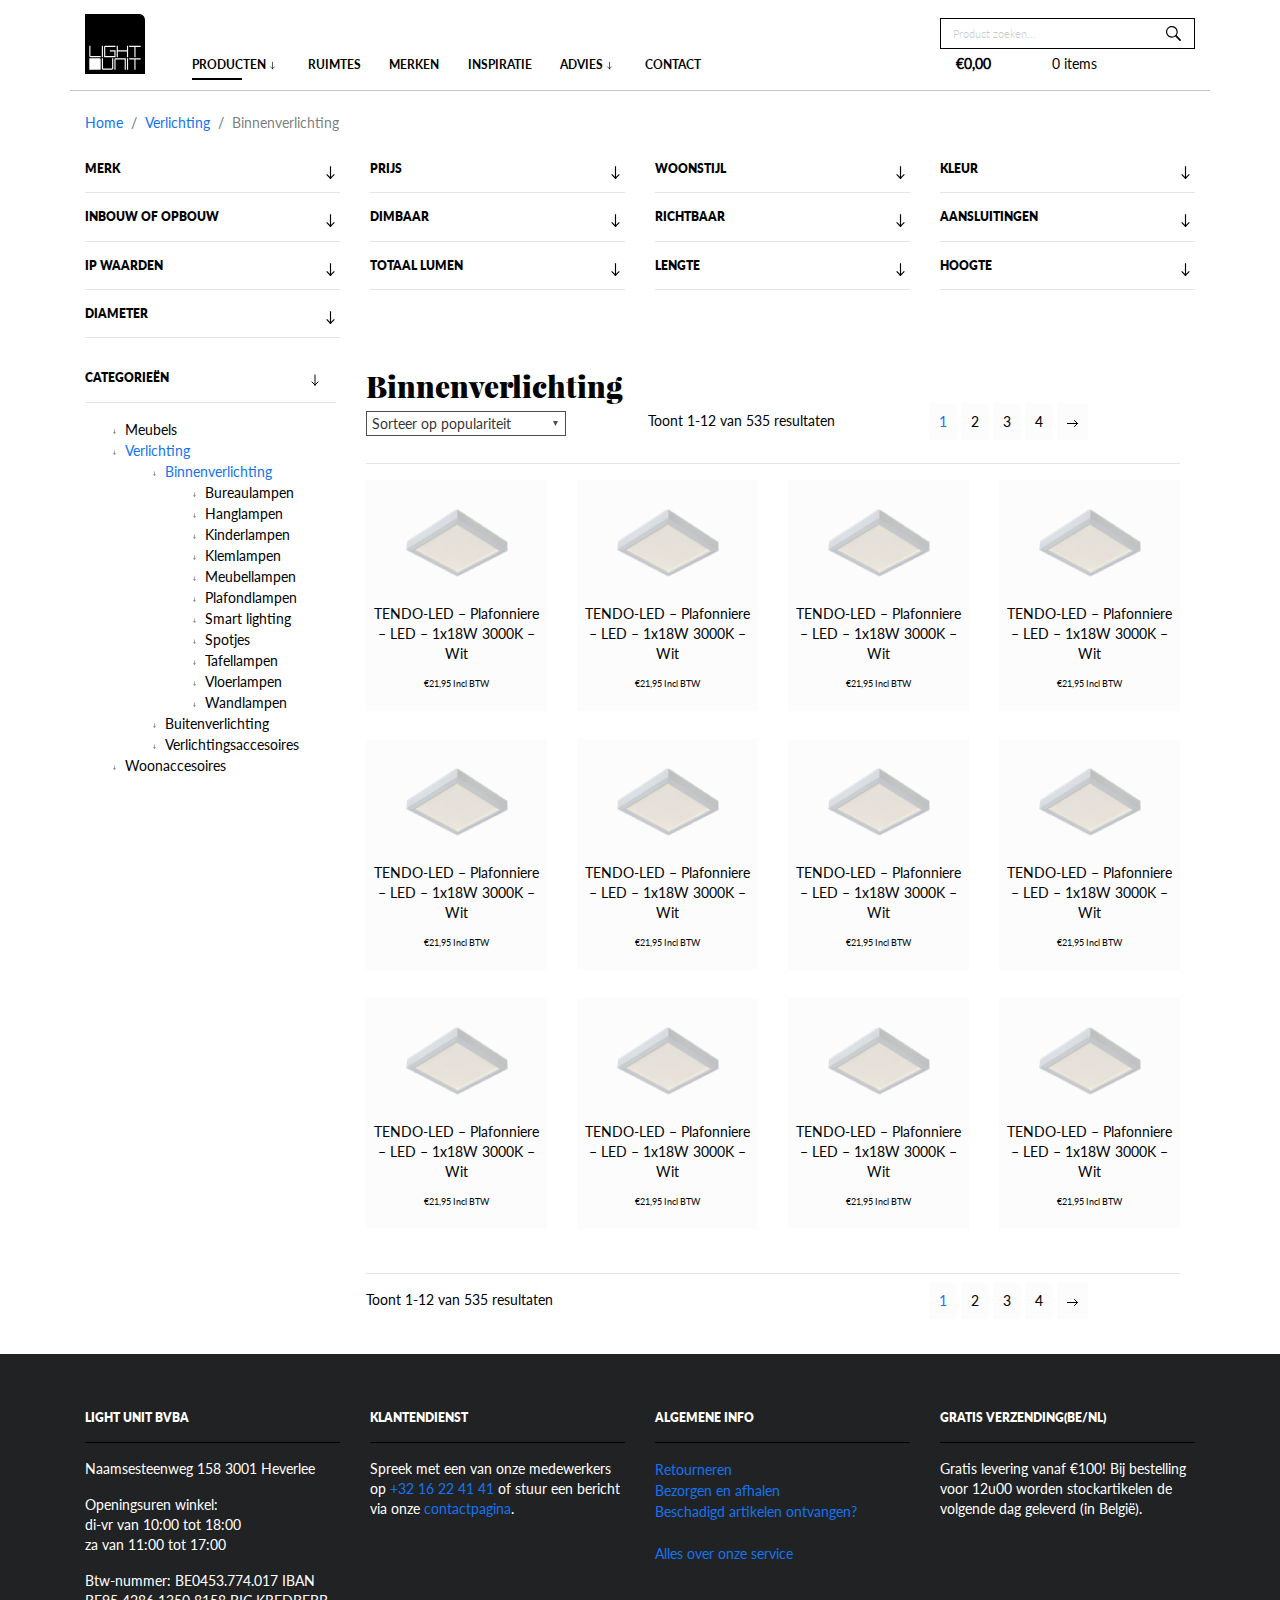
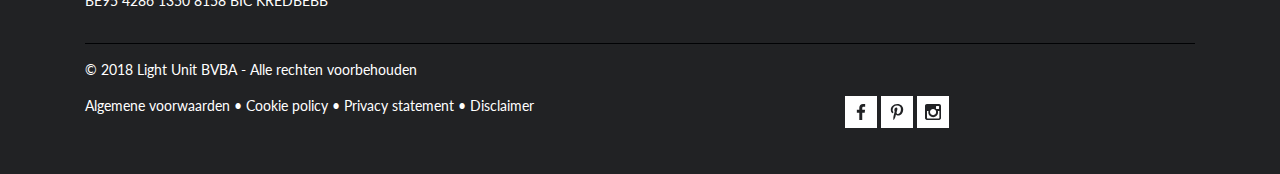
<file: product_overzicht.html>
<!DOCTYPE html>
<html lang="en">
<head>
    <meta charset="utf-8">
    <meta name="viewport" content="width=device-width, initial-scale=1, shrink-to-fit=no">
    <link rel="stylesheet" href="https://maxcdn.bootstrapcdn.com/bootstrap/4.0.0/css/bootstrap.min.css" integrity="sha384-Gn5384xqQ1aoWXA+058RXPxPg6fy4IWvTNh0E263XmFcJlSAwiGgFAW/dAiS6JXm" crossorigin="anonymous">
    <link rel="stylesheet" href="css/styles.css">
    <title>Lightunit e-shop</title>
</head>
<body>
    <div class="container-fluid">
        <nav class="l-nav-dark container">
            <div class="row align-items-end justify-content-between">
                <div class="col-1">
                    <a href="index.html" id="m-logo">logo</a>
                </div>
                <a class="m-menu offset-9 col-2 d-block d-md-none" href="#"><img src="images/menu-dark.svg" alt="menu"></a>
                <div class="col-lg-8 col-md-6 d-none d-md-block">
                    <a class="m-nav-active" href="product_overzicht.html">Producten<img class="m-arrow-down" src="images/arrow-dark.svg" alt="arrow"></a>
                    <a class="m-nav-items" href="ruimtes.html">Ruimtes</a>
                    <a class="m-nav-items" href="merken.html">Merken</a>
                    <a class="m-nav-items" href="inspiratie.html">Inspiratie</a>
                    <a class="m-nav-items" href="lichtadvies.html">Advies<img class="m-arrow-down" src="images/arrow-dark.svg" alt="arrow"></a>
                    <a class="m-nav-items" href="contact.html">Contact</a>
                </div>
                <div class="col-3 d-none d-md-block">
                    <form class="form-inline" action="">
                        <div class="input-group col-12">
                            <input type="text" placeholder="Product zoeken..." name="search" class="search-bar form-control">
                            <button class="search-button" type="submit"><img class="search-icon input-group-text" src="images/search-icon-dark.svg" alt="search-icon"></button>   
                        </div>
                    </form>
                    <div class="d-none d-md-block">
                        <div class="row justify-content-around align-items-end l-cart-dark">
                            <a href="cart.html">€0,00</a>
                            <a href="cart.html" class="m-small-nav">0 items</a>
                            <a href="cart.html" id="m-shopping-cart-dark"></a>  
                        </div>
                    </div>
                </div>
                <hr class="nav-line">
            </div>
        </nav>
            
        <div class="container" aria-label="breadcrumb">
            <ol class="breadcrumb row mx-auto">
                <li class="breadcrumb-item d-none d-lg-block"><a href="index.html">Home</a></li>
                <li class="breadcrumb-item d-none d-lg-block"><a href="product_overzicht.html">Verlichting</a></li>
                <li class="breadcrumb-item active" aria-current="page">Binnenverlichting</li>
            </ol>
        </div>
            
            <div class="l-filters container">
                <img class="d-sm-block d-lg-none m-filter-icon" src="images/filter-icon.svg" alt="filter">
                <ul class="row no-padding">
                    <li class="m-arrow-filter col-lg-3 col-md-4 d-none d-lg-block"><a href="#"><h6>Merk</h6><hr></a></li>
                    <li class="m-arrow-filter col-lg-3 col-md-4 d-none d-lg-block"><a href="#"><h6>Prijs</h6><hr></a></li>
                    <li class="m-arrow-filter col-lg-3 col-md-4 d-none d-lg-block"><a href="#"><h6>Woonstijl</h6><hr></a></li>
                    <li class="m-arrow-filter col-lg-3 col-md-4 d-none d-lg-block"><a href="#"><h6>Kleur</h6><hr></a></li>
                    <li class="m-arrow-filter col-lg-3 col-md-4 d-none d-lg-block"><a href="#"><h6>Inbouw of opbouw</h6><hr></a></li>
                    <li class="m-arrow-filter col-lg-3 col-md-4 d-none d-lg-block"><a href="#"><h6>Dimbaar</h6><hr></a></li>
                    <li class="m-arrow-filter col-lg-3 col-md-4 d-none d-lg-block"><a href="#"><h6>Richtbaar</h6><hr></a></li>
                    <li class="m-arrow-filter col-lg-3 col-md-4 d-none d-lg-block"><a href="#"><h6>Aansluitingen</h6><hr></a></li>
                    <li class="m-arrow-filter col-lg-3 col-md-4 d-none d-lg-block"><a href="#"><h6>IP Waarden</h6><hr></a></li>
                    <li class="m-arrow-filter col-lg-3 col-md-4 d-none d-lg-block"><a href="#"><h6>Totaal lumen</h6><hr></a></li>
                    <li class="m-arrow-filter col-lg-3 col-md-4 d-none d-lg-block"><a href="#"><h6>Lengte</h6><hr></a></li>
                    <li class="m-arrow-filter col-lg-3 col-md-4 d-none d-lg-block"><a href="#"><h6>Hoogte</h6><hr></a></li>
                    <li class="m-arrow-filter col-lg-3 col-md-4 d-none d-lg-block"><a href="#"><h6>Diameter</h6><hr></a></li>
                </ul>
            </div>
            
            <div class="l-overzicht container no-padding">
                <div class="row justify-content-between mx-auto">
                    <div class="col-lg-3 col-md-4 d-none d-lg-block">
                        <ul class="no-padding">
                            <li class="m-arrow-filter"><a href="#"><h6>Categorieën</h6><hr></a></li>
                            <ul class="m-arrow-list">
                                <li><a href="#">Meubels</a></li>
                                <li class="m-list-active"><a href="#">Verlichting</a></li>
                                <ul class="m-arrow-list"> 
                                    <li class="m-list-active"><a href="#">Binnenverlichting</a></li>
                                    <ul class="m-arrow-list">
                                        <li><a href="#">Bureaulampen</a></li>
                                        <li><a href="#">Hanglampen</a></li>
                                        <li><a href="#">Kinderlampen</a></li>
                                        <li><a href="#">Klemlampen</a></li>
                                        <li><a href="#">Meubellampen</a></li>
                                        <li><a href="#">Plafondlampen</a></li>
                                        <li><a href="#">Smart lighting</a></li>
                                        <li><a href="#">Spotjes</a></li>
                                        <li><a href="#">Tafellampen</a></li>
                                        <li><a href="#">Vloerlampen</a></li>
                                        <li><a href="#">Wandlampen</a></li>
                                    </ul>
                                    <li><a href="#">Buitenverlichting</a></li>
                                    <li><a href="#">Verlichtingsaccesoires</a></li>
                                </ul>
                                <li><a href="#">Woonaccesoires</a></li>
                            </ul>
                        </ul>   
                    </div>
                    <div class="col-lg-9 col-md-12">
                        <h2>Binnenverlichting</h2>
                        <div class="row justify-content-between">
                            <form class="col-lg-4" action="">
                                <select name="" id="">
                                    <option value="">Sorteer op populariteit</option>
                                    <option value="">Sorteer op rating</option>
                                    <option value="">Sorteer op nieuwe items</option>
                                    <option value="">Sorteer op prijs: laag naar hoog</option>
                                    <option value="">Sorteer op prijs: hoog naar laag</option>
                                </select>
                            </form>
                            <p class="col-lg-4">Toont 1-12 van 535 resultaten</p>
                            <div class="col-lg-4 m-page-tabs">
                                <a href="#" class="m-active-blue">1</a>
                                <a href="#">2</a>
                                <a href="#">3</a>
                                <a href="#">4</a>
                                <a href="#"><img src="images/arrow-dark-right.svg" alt="arrow"></a>
                            </div>
                        </div>
                        <hr>
                        
                        <div class="row l-highlight-products-detail">
                            <div class="col-lg-3 col-md-3 col-sm-6 m-product-item">
                                <div class="m-bg-item">
                                    <a href="product_detail.html">
                                        <img class="mx-auto" src="images/product1-resize.png" alt="product1">
                                        <p>TENDO-LED – Plafonniere – LED – 1x18W 3000K – Wit</p>
                                        <p class="m-small">€21,95 Incl BTW</p>
                                    </a>
                                </div>
                            </div>
                            <div class="col-lg-3 col-md-3 col-sm-6 m-product-item">
                                <div class="m-bg-item">
                                    <a href="product_detail.html">
                                        <img class="mx-auto" src="images/product1-resize.png" alt="product1">
                                        <p>TENDO-LED – Plafonniere – LED – 1x18W 3000K – Wit</p>
                                        <p class="m-small">€21,95 Incl BTW</p>
                                    </a>
                                </div>
                            </div>
                            <div class="col-lg-3 col-md-3 col-sm-6 m-product-item">
                                <div class="m-bg-item">
                                    <a href="product_detail.html">
                                        <img class="mx-auto" src="images/product1-resize.png" alt="product1">
                                        <p>TENDO-LED – Plafonniere – LED – 1x18W 3000K – Wit</p>
                                        <p class="m-small">€21,95 Incl BTW</p>
                                    </a>
                                </div>
                            </div>
                            <div class="col-lg-3 col-md-3 col-sm-6 m-product-item">
                                <div class="m-bg-item">
                                    <a href="product_detail.html">
                                        <img class="mx-auto" src="images/product1-resize.png" alt="product1">
                                        <p>TENDO-LED – Plafonniere – LED – 1x18W 3000K – Wit</p>
                                        <p class="m-small">€21,95 Incl BTW</p>
                                    </a>
                                </div>
                            </div>
                            <div class="col-lg-3 col-md-3 col-sm-6 m-product-item">
                                <div class="m-bg-item">
                                    <a href="product_detail.html">
                                        <img class="mx-auto" src="images/product1-resize.png" alt="product1">
                                        <p>TENDO-LED – Plafonniere – LED – 1x18W 3000K – Wit</p>
                                        <p class="m-small">€21,95 Incl BTW</p>
                                    </a>
                                </div>
                            </div>
                            <div class="col-lg-3 col-md-3 col-sm-6 m-product-item">
                                <div class="m-bg-item">
                                    <a href="product_detail.html">
                                        <img class="mx-auto" src="images/product1-resize.png" alt="product1">
                                        <p>TENDO-LED – Plafonniere – LED – 1x18W 3000K – Wit</p>
                                        <p class="m-small">€21,95 Incl BTW</p>
                                    </a>
                                </div>
                            </div><div class="col-lg-3 col-md-3 col-sm-6 m-product-item">
                                <div class="m-bg-item">
                                    <a href="product_detail.html">
                                        <img class="mx-auto" src="images/product1-resize.png" alt="product1">
                                        <p>TENDO-LED – Plafonniere – LED – 1x18W 3000K – Wit</p>
                                        <p class="m-small">€21,95 Incl BTW</p>
                                    </a>
                                </div>
                            </div>
                            <div class="col-lg-3 col-md-3 col-sm-6 m-product-item">
                                <div class="m-bg-item">
                                    <a href="product_detail.html">
                                        <img class="mx-auto" src="images/product1-resize.png" alt="product1">
                                        <p>TENDO-LED – Plafonniere – LED – 1x18W 3000K – Wit</p>
                                        <p class="m-small">€21,95 Incl BTW</p>
                                    </a>
                                </div>
                            </div>
                            <div class="col-lg-3 col-md-3 col-sm-6 m-product-item">
                                <div class="m-bg-item">
                                    <a href="product_detail.html">
                                        <img class="mx-auto" src="images/product1-resize.png" alt="product1">
                                        <p>TENDO-LED – Plafonniere – LED – 1x18W 3000K – Wit</p>
                                        <p class="m-small">€21,95 Incl BTW</p>
                                    </a>
                                </div>
                            </div> 
                            <div class="col-lg-3 col-md-3 col-sm-6 m-product-item">
                                <div class="m-bg-item">
                                    <a href="product_detail.html">
                                        <img class="mx-auto" src="images/product1-resize.png" alt="product1">
                                        <p>TENDO-LED – Plafonniere – LED – 1x18W 3000K – Wit</p>
                                        <p class="m-small">€21,95 Incl BTW</p>
                                    </a>
                                </div>
                            </div> 
                            <div class="col-lg-3 col-md-3 col-sm-6 m-product-item">
                                <div class="m-bg-item">
                                    <a href="product_detail.html">
                                        <img class="mx-auto" src="images/product1-resize.png" alt="product1">
                                        <p>TENDO-LED – Plafonniere – LED – 1x18W 3000K – Wit</p>
                                        <p class="m-small">€21,95 Incl BTW</p>
                                    </a>
                                </div>
                            </div> 
                            <div class="col-lg-3 col-md-3 col-sm-6 m-product-item">
                                <div class="m-bg-item">
                                    <a href="product_detail.html">
                                        <img class="mx-auto" src="images/product1-resize.png" alt="product1">
                                        <p>TENDO-LED – Plafonniere – LED – 1x18W 3000K – Wit</p>
                                        <p class="m-small">€21,95 Incl BTW</p>
                                    </a>
                                </div>
                            </div>  
                    </div>
                    <hr>
                    <div class="row justify-content-between">
                        <p class="col-lg-8">Toont 1-12 van 535 resultaten</p>
                        <div class="col-lg-4 m-page-tabs">
                            <a href="#" class="m-active-blue">1</a>
                            <a href="#">2</a>
                            <a href="#">3</a>
                            <a href="#">4</a>
                            <a href="#"><img src="images/arrow-dark-right.svg" alt="arrow"></a>
                        </div>
                    </div>
                </div>
            </div>
        </div>
            
        <div class="mw-100 l-background-footer-product"></div>
        <footer class="container l-footer-product">
            <div class="row">
                <div class="col-lg-3 col-md-3 col-sm-6 col-12">
                    <h6>Light unit bvba</h6>
                    <hr class="l-short-footer-line">
                    <p>Naamsesteenweg 158 3001 Heverlee</p>
                    <p>Openingsuren winkel:<br>di-vr van 10:00 tot 18:00<br>za van 11:00 tot 17:00</p>
                    <p>Btw-nummer: BE0453.774.017 IBAN BE95 4286 1350 8158 BIC KREDBEBB</p>
                </div>
                <div class="col-lg-3 col-md-3 col-sm-6 col-12"> 
                    <h6>Klantendienst</h6>
                    <hr class="l-short-footer-line">
                    <p>Spreek met een van onze medewerkers op <a href="contact.html" class="cta-inline">+32 16 22 41 41</a> of stuur een bericht via onze <a href="contact.html" class="cta-inline">contactpagina</a>.</p>
                </div>
                <div class="col-lg-3 col-md-3 col-sm-6 col-12">
                    <h6>Algemene info</h6>
                    <hr class="l-short-footer-line">
                    <a class="cta-inline" href="retourneren.html">Retourneren</a><br>
                    <a class="cta-inline" href="retourneren.html">Bezorgen en afhalen</a><br>
                    <a class="cta-inline" href="retourneren.html">Beschadigd artikelen ontvangen?</a><br><br>
                    <a class="cta-inline" href="retourneren.html">Alles over onze service</a><br><br>
                </div>
                <div class="col-lg-3 col-md-3 col-sm-6 col-12">
                    <h6>Gratis verzending(BE/NL)</h6>
                    <hr class="l-short-footer-line">
                    <p>Gratis levering vanaf €100! Bij bestelling voor 12u00 worden stockartikelen de volgende dag geleverd (in België).</p>
                </div>
            </div>
            <hr class="l-long-footer-line">
            <div>
                <div class="row col-lg-12 col-md-12 col-sm-12 col-12">
                    <p>© 2018 Light Unit BVBA - Alle rechten voorbehouden </p>
                </div>
                <div class="row">
                    <p class="col-lg-8 col-md-8 col-sm-8 col-12">Algemene voorwaarden • Cookie policy • Privacy statement • Disclaimer</p>
                    <div class="col-lg-3 col-md-3 col-sm-3 col-12">
                        <a href="#"><img src="images/facebook-icon.svg" alt="facebook icon"></a>
                        <a href="#"><img src="images/pinterest-icon.svg" alt="pinterest icon"></a>
                        <a href="#"><img src="images/instagram-icon.svg" alt="instagram icon"></a>
                    </div>
                </div>
            </div>
        </footer>
    </div>  
</body>
</html>
</file>
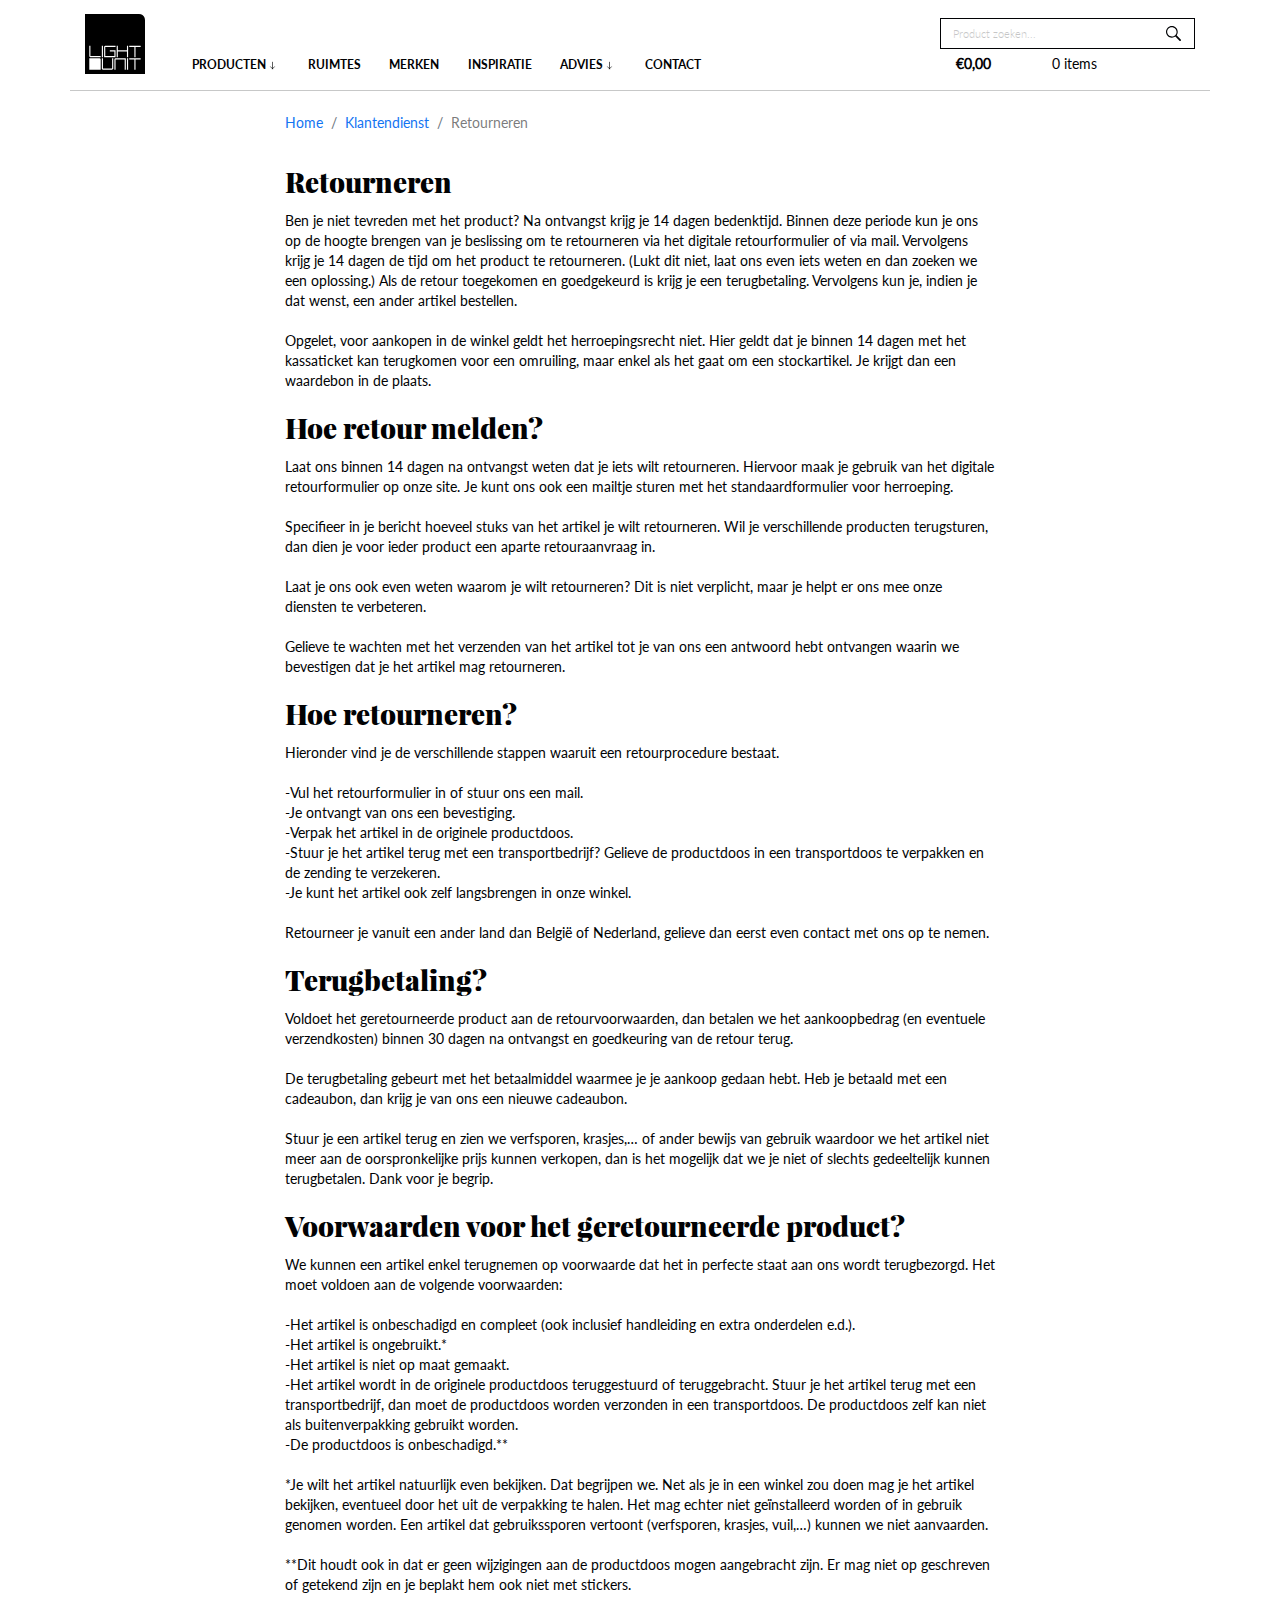
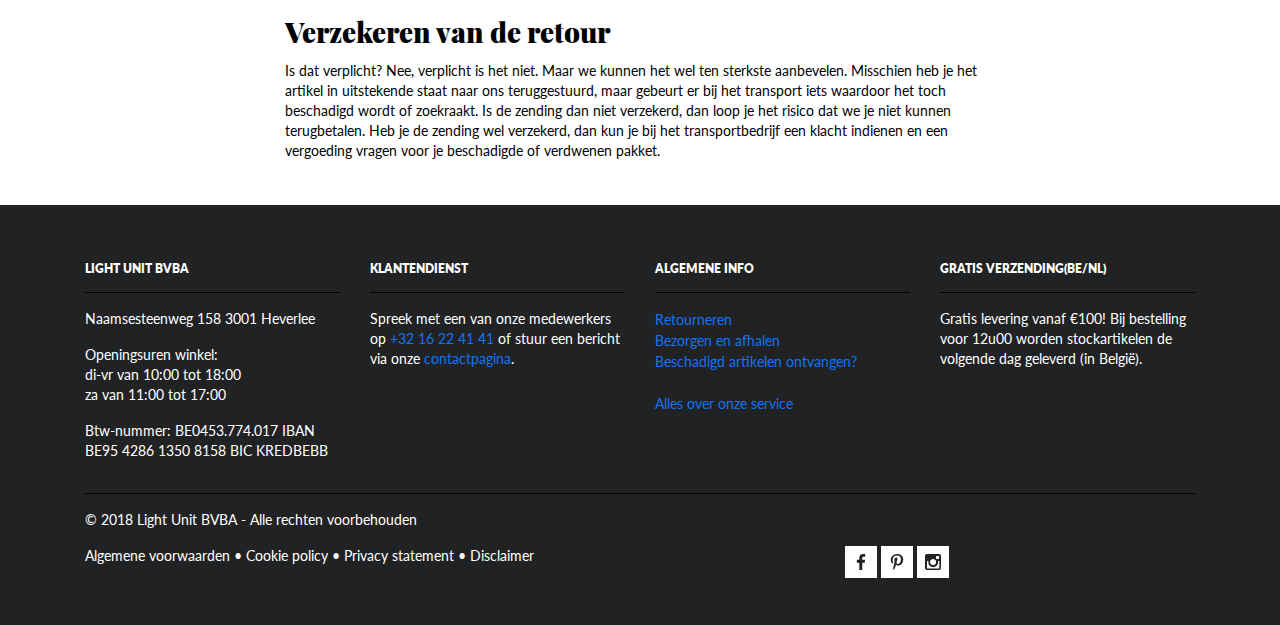
<file: retourneren.html>
<!DOCTYPE html>
<html lang="en">
<head>
    <meta charset="utf-8">
    <meta name="viewport" content="width=device-width, initial-scale=1, shrink-to-fit=no">
    <link rel="stylesheet" href="https://maxcdn.bootstrapcdn.com/bootstrap/4.0.0/css/bootstrap.min.css" integrity="sha384-Gn5384xqQ1aoWXA+058RXPxPg6fy4IWvTNh0E263XmFcJlSAwiGgFAW/dAiS6JXm" crossorigin="anonymous">
    <link rel="stylesheet" href="css/styles.css">
    <title>Lightunit e-shop</title>
</head>
<body>
    <div class="container-fluid">
        <nav class="l-nav-dark container">
            <div class="row align-items-end justify-content-between">
                <div class="col-1">
                    <a href="index.html" id="m-logo">logo</a>
                </div>
                <a class="m-menu offset-9 col-2 d-block d-md-none" href="#"><img src="images/menu-dark.svg" alt="menu"></a>
                <div class="col-lg-8 col-md-6 d-none d-md-block">
                    <a class="m-nav-items" href="product_overzicht.html">Producten<img class="m-arrow-down" src="images/arrow-dark.svg" alt="arrow"></a>
                    <a class="m-nav-items" href="ruimtes.html">Ruimtes</a>
                    <a class="m-nav-items" href="merken.html">Merken</a>
                    <a class="m-nav-items" href="inspiratie.html">Inspiratie</a>
                    <a class="m-nav-items" href="lichtadvies.html">Advies<img class="m-arrow-down" src="images/arrow-dark.svg" alt="arrow"></a>
                    <a class="m-nav-items" href="contact.html">Contact</a>
                </div>
                <div class="col-3 d-none d-md-block">
                    <form class="form-inline" action="">
                        <div class="input-group col-12">
                            <input type="text" placeholder="Product zoeken..." name="search" class="search-bar form-control">
                            <button class="search-button" type="submit"><img class="search-icon input-group-text" src="images/search-icon-dark.svg" alt="search-icon"></button>   
                        </div>
                    </form>
                    <div class="d-none d-md-block">
                        <div class="row justify-content-around align-items-end l-cart-dark">
                            <a href="cart.html">€0,00</a>
                            <a href="cart.html" class="m-small-nav">0 items</a>
                            <a href="cart.html" id="m-shopping-cart-dark"></a>  
                        </div>
                    </div>
                </div>
                <hr class="nav-line">
            </div>
        </nav>
            
        <div class="container" aria-label="breadcrumb">
            <div class="row mx-auto offset-lg-2 col-lg-8 offset-md-2 col-md-8 offset-sm-2 col-sm-10 offset-2 col-10">
                <ol class="breadcrumb">
                    <li class="breadcrumb-item d-none d-lg-block"><a href="#">Home</a></li>
                    <li class="breadcrumb-item d-none d-lg-block"><a href="#">Klantendienst</a></li>
                    <li class="breadcrumb-item active" aria-current="page">Retourneren</li>
                </ol>
            </div>
        </div>
            
        <div class="container">
            <div class="row offset-lg-2 col-lg-8 offset-md-2 col-md-8 offset-sm-1 col-sm-10 col-12">
                <h3>Retourneren</h3>
                <p>Ben je niet tevreden met het product? Na ontvangst krijg je 14 dagen bedenktijd. Binnen deze periode kun je ons op de hoogte brengen van je beslissing om    te retourneren via het digitale retourformulier of via mail. Vervolgens krijg je 14 dagen de tijd om het product te retourneren. (Lukt dit niet, laat ons even iets weten en dan zoeken we een oplossing.) Als de retour toegekomen en goedgekeurd is krijg je een terugbetaling. Vervolgens kun je, indien je dat wenst, een ander artikel bestellen.<br><br>Opgelet, voor aankopen in de winkel geldt het herroepingsrecht niet. Hier geldt dat je binnen 14 dagen met het kassaticket kan terugkomen voor een omruiling, maar enkel als het gaat om een stockartikel. Je krijgt dan een waardebon in de plaats.</p>
                <h3>Hoe retour melden?</h3>
                <p>Laat ons binnen 14 dagen na ontvangst weten dat je iets wilt retourneren. Hiervoor maak je gebruik van het digitale retourformulier op onze site. Je kunt ons ook een mailtje sturen met het standaardformulier voor herroeping.<br><br>Specifieer in je bericht hoeveel stuks van het artikel je wilt retourneren. Wil je verschillende producten terugsturen, dan dien je voor ieder product een aparte retouraanvraag in.<br><br>Laat je ons ook even weten waarom je wilt retourneren? Dit is niet verplicht, maar je helpt er ons mee onze diensten te verbeteren.<br><br>Gelieve te wachten met het verzenden van het artikel tot je van ons een antwoord hebt ontvangen waarin we bevestigen dat je het artikel mag retourneren. </p>
                <h3>Hoe retourneren?</h3>
                <p>Hieronder vind je de verschillende stappen waaruit een retourprocedure bestaat.<br><br>-Vul het retourformulier in of stuur ons een mail.<br>-Je ontvangt van ons een bevestiging.<br>-Verpak het artikel in de originele productdoos.<br>-Stuur je het artikel terug met een transportbedrijf? Gelieve de productdoos in een 	transportdoos te verpakken en de zending te verzekeren.<br>-Je kunt het artikel ook zelf langsbrengen in onze winkel.<br><br>Retourneer je vanuit een ander land dan België of Nederland, gelieve dan eerst even contact met ons op te nemen.</p>
                <h3>Terugbetaling?</h3>
                <p>Voldoet het geretourneerde product aan de retourvoorwaarden, dan betalen we het aankoopbedrag (en eventuele verzendkosten) binnen 30 dagen na ontvangst en goedkeuring van de retour terug.<br><br>De terugbetaling gebeurt met het betaalmiddel waarmee je je aankoop gedaan hebt. Heb je betaald met een cadeaubon, dan krijg je van ons een nieuwe cadeaubon.<br><br>Stuur je een artikel terug en zien we verfsporen, krasjes,… of ander bewijs van gebruik waardoor we het artikel niet meer aan de oorspronkelijke prijs kunnen verkopen, dan is het mogelijk dat we je niet of slechts gedeeltelijk kunnen terugbetalen. Dank voor je begrip. </p>
                <h3>Voorwaarden voor het geretourneerde product?</h3>
                <p>We kunnen een artikel enkel terugnemen op voorwaarde dat het in perfecte staat aan ons wordt terugbezorgd. Het moet voldoen aan de volgende voorwaarden:<br><br>-Het artikel is onbeschadigd en compleet (ook inclusief handleiding en extra onderdelen e.d.).<br>-Het artikel is ongebruikt.*<br>-Het artikel is niet op maat gemaakt.<br>-Het artikel wordt in de originele productdoos teruggestuurd of teruggebracht. Stuur je het 	artikel terug met een transportbedrijf, dan moet de productdoos worden verzonden in een transportdoos. De productdoos zelf kan niet als buitenverpakking gebruikt worden.<br>-De productdoos is onbeschadigd.**<br><br>*Je wilt het artikel natuurlijk even bekijken. Dat begrijpen we. Net als je in een winkel zou doen mag je het artikel bekijken, eventueel door het uit de verpakking te halen. Het mag echter niet geïnstalleerd worden of in gebruik genomen worden. Een artikel dat gebruikssporen vertoont (verfsporen, krasjes, vuil,…) kunnen we niet aanvaarden.<br><br>**Dit houdt ook in dat er geen wijzigingen aan de productdoos mogen aangebracht zijn. Er mag niet op geschreven of getekend zijn en je beplakt hem ook niet met stickers. </p>
                <h3>Verzekeren van de retour</h3>
                <p>Is dat verplicht? Nee, verplicht is het niet. Maar we kunnen het wel ten sterkste aanbevelen. Misschien heb je het artikel in uitstekende staat naar ons teruggestuurd, maar gebeurt er bij het transport iets waardoor het toch beschadigd wordt of zoekraakt. Is de zending dan niet verzekerd, dan loop je het risico dat we je niet kunnen terugbetalen. Heb je de zending wel verzekerd, dan kun je bij het transportbedrijf een klacht indienen en een vergoeding vragen voor je beschadigde of verdwenen pakket. </p>
            </div>
        </div>
        
        <div class="mw-100 l-background-footer-product"></div>
        <footer class="container l-footer-product">
            <div class="row">
                <div class="col-lg-3 col-md-3 col-sm-6 col-12">
                    <h6>Light unit bvba</h6>
                    <hr class="l-short-footer-line">
                    <p>Naamsesteenweg 158 3001 Heverlee</p>
                    <p>Openingsuren winkel:<br>di-vr van 10:00 tot 18:00<br>za van 11:00 tot 17:00</p>
                    <p>Btw-nummer: BE0453.774.017 IBAN BE95 4286 1350 8158 BIC KREDBEBB</p>
                </div>
                <div class="col-lg-3 col-md-3 col-sm-6 col-12"> 
                    <h6>Klantendienst</h6>
                    <hr class="l-short-footer-line">
                    <p>Spreek met een van onze medewerkers op <a href="contact.html" class="cta-inline">+32 16 22 41 41</a> of stuur een bericht via onze <a href="contact.html" class="cta-inline">contactpagina</a>.</p>
                </div>
                <div class="col-lg-3 col-md-3 col-sm-6 col-12">
                    <h6>Algemene info</h6>
                    <hr class="l-short-footer-line">
                    <a class="cta-inline" href="retourneren.html">Retourneren</a><br>
                    <a class="cta-inline" href="retourneren.html">Bezorgen en afhalen</a><br>
                    <a class="cta-inline" href="retourneren.html">Beschadigd artikelen ontvangen?</a><br><br>
                    <a class="cta-inline" href="retourneren.html">Alles over onze service</a><br><br>
                </div>
                <div class="col-lg-3 col-md-3 col-sm-6 col-12">
                    <h6>Gratis verzending(BE/NL)</h6>
                    <hr class="l-short-footer-line">
                    <p>Gratis levering vanaf €100! Bij bestelling voor 12u00 worden stockartikelen de volgende dag geleverd (in België).</p>
                </div>
            </div>
            <hr class="l-long-footer-line">
            <div>
                <div class="row col-lg-12 col-md-12 col-sm-12 col-12">
                    <p>© 2018 Light Unit BVBA - Alle rechten voorbehouden </p>
                </div>
                <div class="row">
                    <p class="col-lg-8 col-md-8 col-sm-8 col-12">Algemene voorwaarden • Cookie policy • Privacy statement • Disclaimer</p>
                    <div class="col-lg-3 col-md-3 col-sm-3 col-12">
                        <a href="#"><img src="images/facebook-icon.svg" alt="facebook icon"></a>
                        <a href="#"><img src="images/pinterest-icon.svg" alt="pinterest icon"></a>
                        <a href="#"><img src="images/instagram-icon.svg" alt="instagram icon"></a>
                    </div>
                </div>
            </div>
        </footer>
    </div>  
</body>
</html>
</file>
